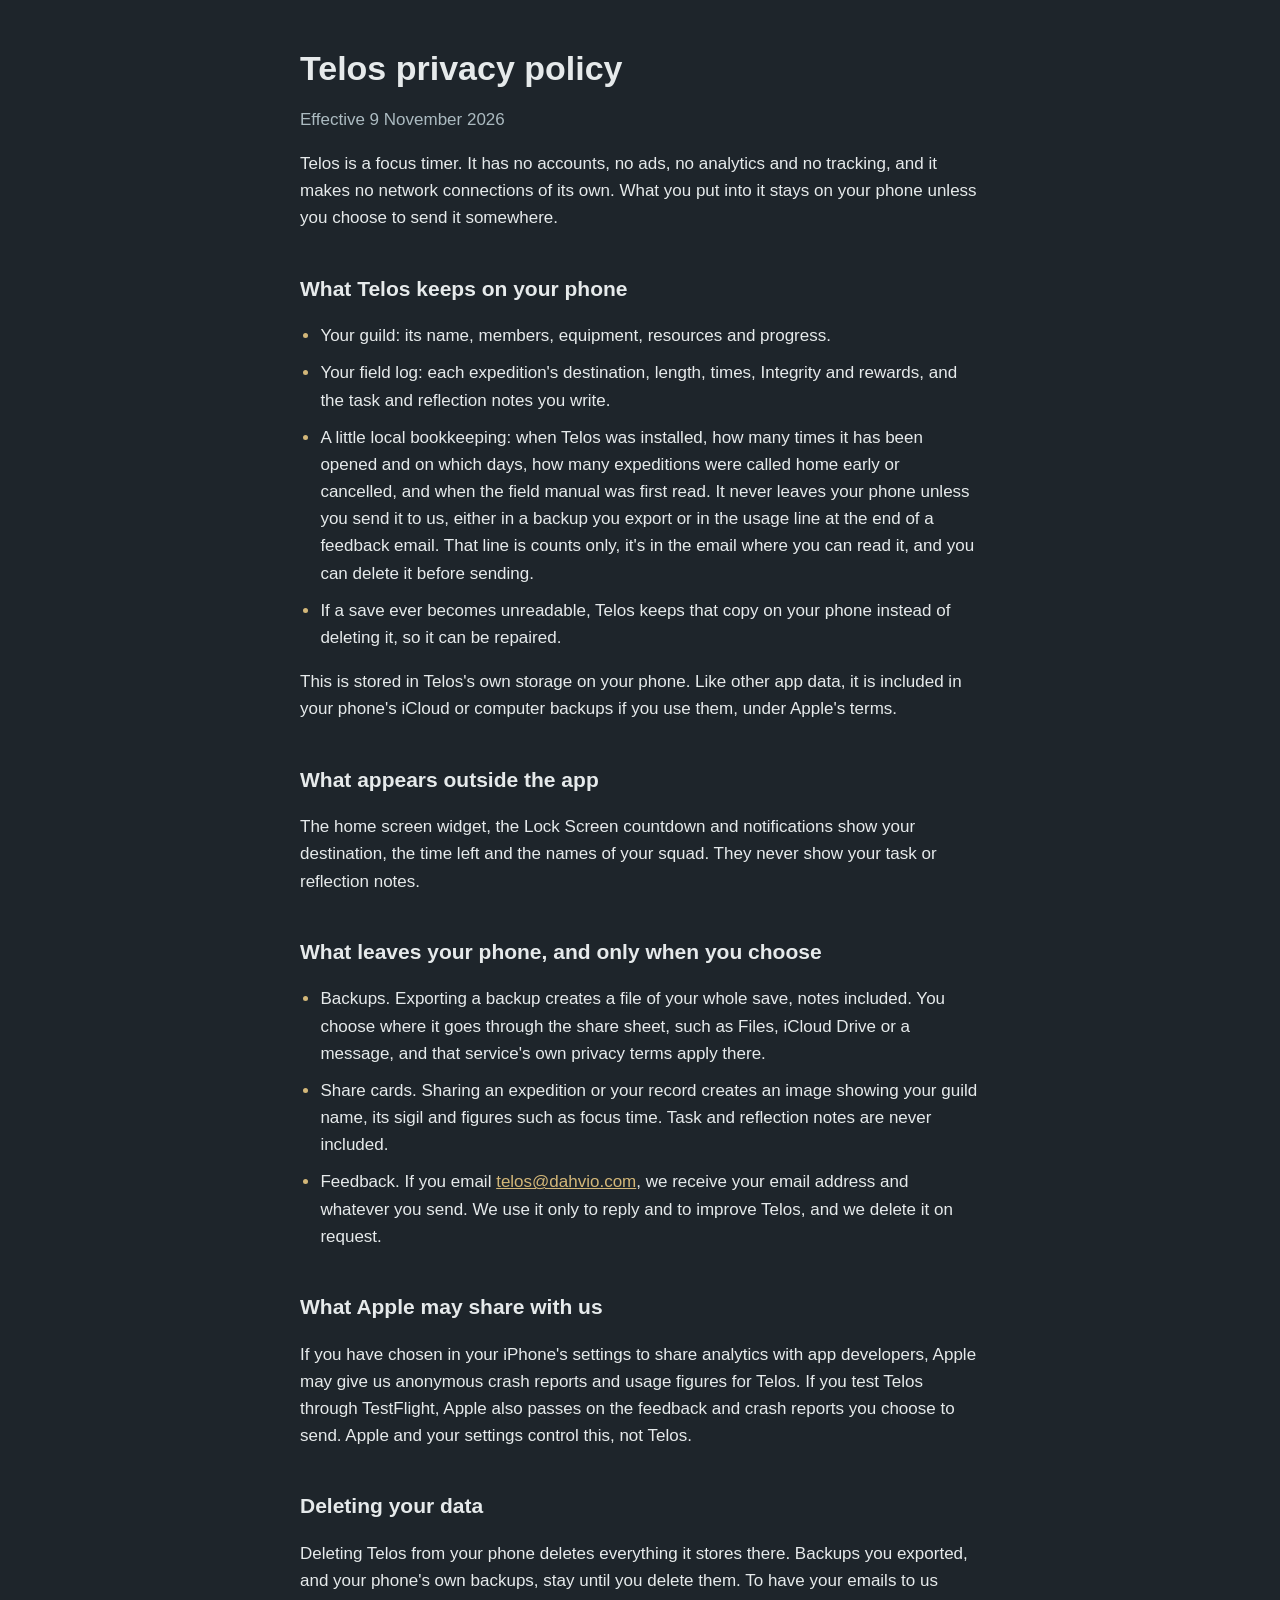
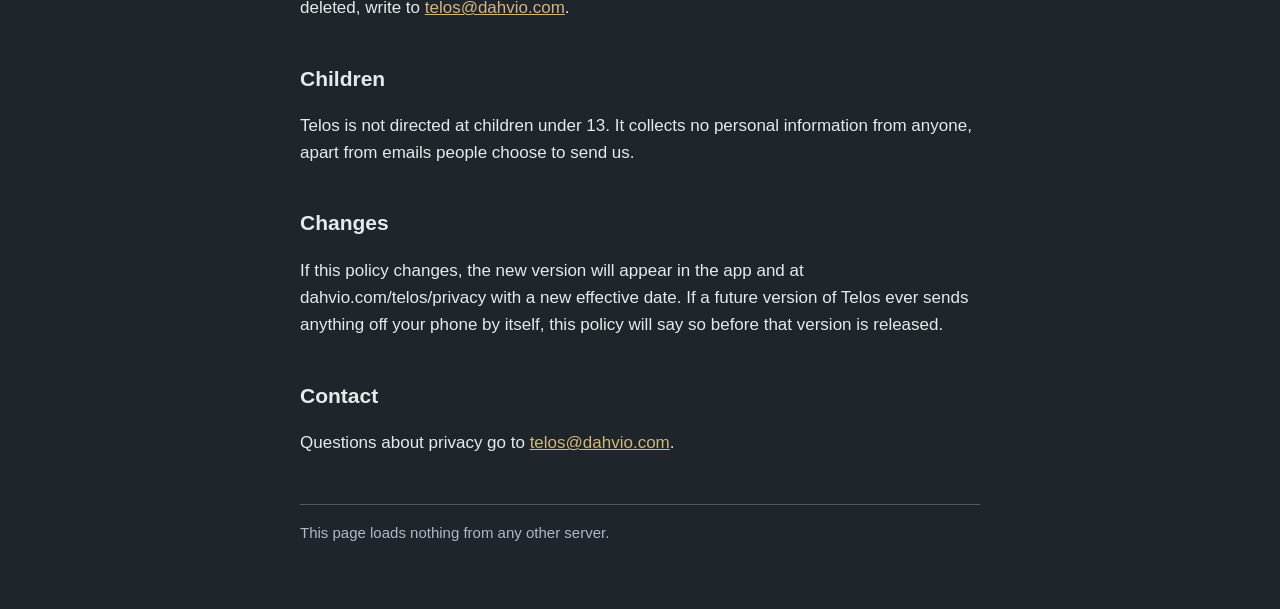
<file: docs/privacy/index.html>
<!doctype html>
<html lang="en">
<head>
<meta charset="utf-8">
<meta name="viewport" content="width=device-width, initial-scale=1">
<title>Telos privacy policy</title>
<style>
  :root { color-scheme: dark; }
  body {
    margin: 0; background: #1E252B; color: #E6EAEB;
    font: 17px/1.6 -apple-system, BlinkMacSystemFont, "Segoe UI", Roboto,
      "Helvetica Neue", Arial, sans-serif;
  }
  main { max-width: 680px; margin: 0 auto; padding: 48px 20px 64px; }
  h1 { font-size: 34px; line-height: 1.2; margin: 0 0 6px; }
  h2 { font-size: 21px; margin: 40px 0 4px; }
  .date, footer { color: #ACBBC1; }
  ul { padding-left: 1.2em; }
  li { margin: 10px 0; }
  li::marker { color: #D3B779; }
  a { color: #D3B779; }
  footer { margin-top: 48px; padding-top: 16px; border-top: 1px solid #4D5E67;
    font-size: 15px; }
</style>
</head>
<body>
<main>
<h1>Telos privacy policy</h1>
<p class="date">Effective 9 November 2026</p>
<p>Telos is a focus timer. It has no accounts, no ads, no analytics and no tracking, and it makes no network connections of its own. What you put into it stays on your phone unless you choose to send it somewhere.</p>
<h2>What Telos keeps on your phone</h2>
<ul><li>Your guild: its name, members, equipment, resources and progress.</li><li>Your field log: each expedition's destination, length, times, Integrity and rewards, and the task and reflection notes you write.</li><li>A little local bookkeeping: when Telos was installed, how many times it has been opened and on which days, how many expeditions were called home early or cancelled, and when the field manual was first read. It never leaves your phone unless you send it to us, either in a backup you export or in the usage line at the end of a feedback email. That line is counts only, it's in the email where you can read it, and you can delete it before sending.</li><li>If a save ever becomes unreadable, Telos keeps that copy on your phone instead of deleting it, so it can be repaired.</li></ul>
<p>This is stored in Telos's own storage on your phone. Like other app data, it is included in your phone's iCloud or computer backups if you use them, under Apple's terms.</p>
<h2>What appears outside the app</h2>
<p>The home screen widget, the Lock Screen countdown and notifications show your destination, the time left and the names of your squad. They never show your task or reflection notes.</p>
<h2>What leaves your phone, and only when you choose</h2>
<ul><li>Backups. Exporting a backup creates a file of your whole save, notes included. You choose where it goes through the share sheet, such as Files, iCloud Drive or a message, and that service's own privacy terms apply there.</li><li>Share cards. Sharing an expedition or your record creates an image showing your guild name, its sigil and figures such as focus time. Task and reflection notes are never included.</li><li>Feedback. If you email <a href="mailto:telos@dahvio.com">telos@dahvio.com</a>, we receive your email address and whatever you send. We use it only to reply and to improve Telos, and we delete it on request.</li></ul>
<h2>What Apple may share with us</h2>
<p>If you have chosen in your iPhone's settings to share analytics with app developers, Apple may give us anonymous crash reports and usage figures for Telos. If you test Telos through TestFlight, Apple also passes on the feedback and crash reports you choose to send. Apple and your settings control this, not Telos.</p>
<h2>Deleting your data</h2>
<p>Deleting Telos from your phone deletes everything it stores there. Backups you exported, and your phone's own backups, stay until you delete them. To have your emails to us deleted, write to <a href="mailto:telos@dahvio.com">telos@dahvio.com</a>.</p>
<h2>Children</h2>
<p>Telos is not directed at children under 13. It collects no personal information from anyone, apart from emails people choose to send us.</p>
<h2>Changes</h2>
<p>If this policy changes, the new version will appear in the app and at dahvio.com/telos/privacy with a new effective date. If a future version of Telos ever sends anything off your phone by itself, this policy will say so before that version is released.</p>
<h2>Contact</h2>
<p>Questions about privacy go to <a href="mailto:telos@dahvio.com">telos@dahvio.com</a>.</p>
<footer>This page loads nothing from any other server.</footer>
</main>
</body>
</html>
</file>
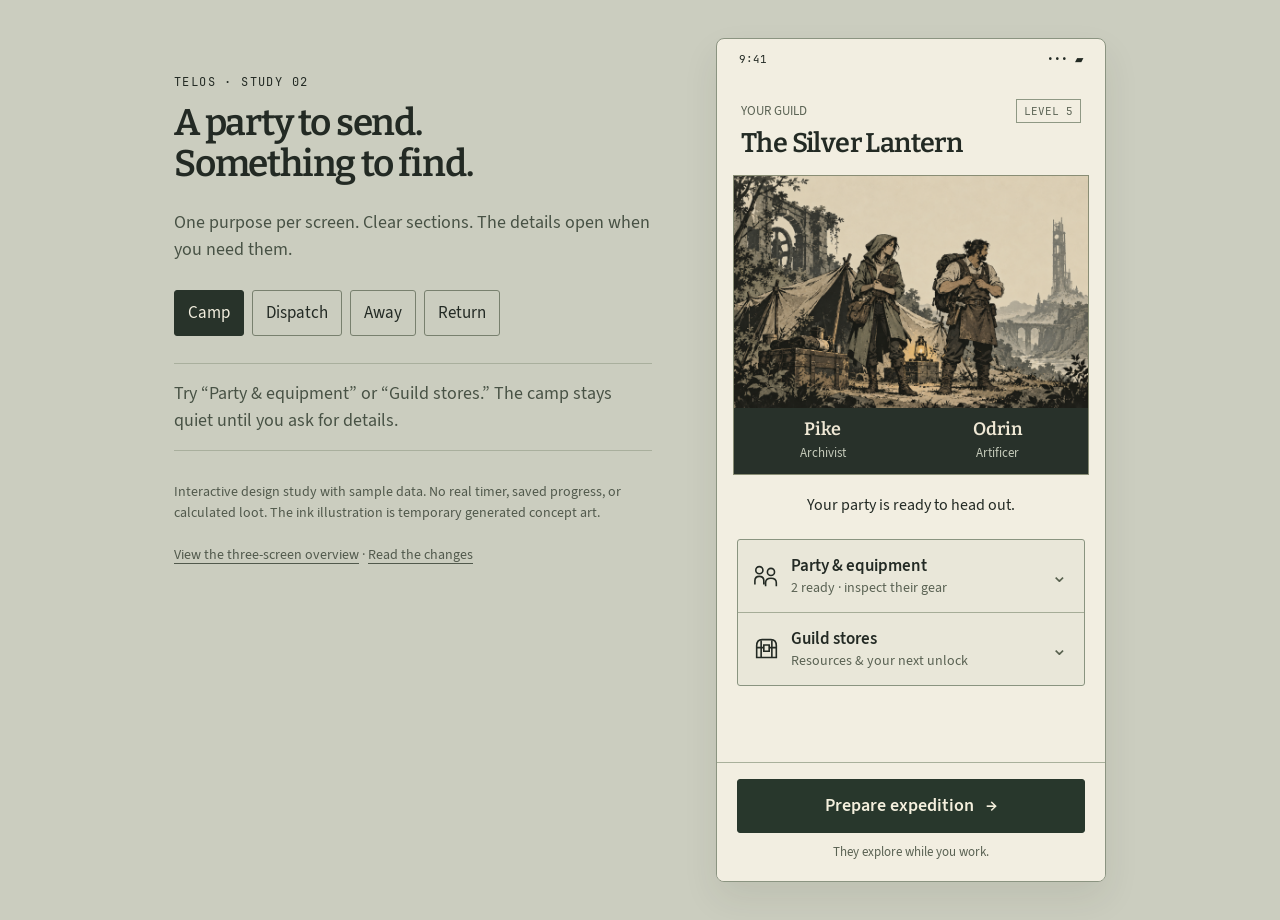
<file: docs/design/camp-study/index.html>
<!doctype html>
<html lang="en">
<head>
<meta charset="utf-8"><meta name="viewport" content="width=device-width, initial-scale=1">
<title>Telos — camp & expedition study</title>
<style>
@font-face{font-family:Body;src:url('../fonts/SourceSans3-Regular.ttf');font-weight:400}
@font-face{font-family:Body;src:url('../fonts/SourceSans3-Semibold.ttf');font-weight:600}
@font-face{font-family:Title;src:url('../fonts/Bitter-Variable.ttf');font-weight:100 900}
@font-face{font-family:Numbers;src:url('../../../assets/fonts/JetBrainsMono-Regular.ttf');font-weight:400}
*{box-sizing:border-box}body{margin:0;background:#cbcdbf;color:#232a24;font:17px/1.4 Body,sans-serif}button,input,select{font:inherit}button{cursor:pointer}button,input,select{color:inherit}button:focus-visible,input:focus-visible,summary:focus-visible,a:focus-visible{outline:3px solid #93662d;outline-offset:3px}button:disabled{cursor:default;color:#777c70;background:#d8d8ca!important;border-color:#afb2a6!important}a{color:inherit;text-underline-offset:4px}.layout{max-width:980px;display:grid;grid-template-columns:1fr 390px;gap:64px;margin:38px auto;padding:0 24px;align-items:start}.sidebar{padding-top:36px}h1{font:600 37px/1.12 Title,serif;letter-spacing:-1.2px;margin:12px 0 24px}.eyebrow{font:12px Numbers,monospace;letter-spacing:1.4px;text-transform:uppercase}.sidebar p{font-size:18px;line-height:1.5;color:#485245}.preview-nav{display:flex;flex-wrap:wrap;gap:8px;margin:27px 0}.preview-nav button{background:transparent;border:1px solid #78806e;border-radius:3px;padding:10px 13px;min-height:46px}.preview-nav button[aria-current=true]{background:#28332a;color:#f3efdf;border-color:#28332a}.sidebar .footnote{font-size:14px;color:#51594c;margin-top:30px}.hint{padding:16px 0;border-top:1px solid #a9af9d;border-bottom:1px solid #a9af9d}.phone{width:390px;height:844px;max-width:100%;background:#f2eee1;border:1px solid #8b9481;border-radius:8px;overflow:hidden;display:flex;flex-direction:column;box-shadow:0 16px 36px #25301d15}.status{height:39px;flex-shrink:0;display:flex;justify-content:space-between;padding:13px 22px 0;font:11px Numbers,monospace}.screen{display:flex;flex-direction:column;flex:1;min-height:0}.scroll{overflow:auto;flex:1;min-height:0;scrollbar-width:thin}.screen-head{padding:21px 24px 16px}.screen-head h2{font:600 27px/1.16 Title,serif;letter-spacing:-.6px;margin:5px 0 0}.topline{display:flex;align-items:center;justify-content:space-between;gap:12px;color:#5a6253;font-size:13px}.badge{font:11px Numbers,monospace;border:1px solid #8f9884;padding:4px 7px}.muted{color:#5a6253}.small{font-size:14px}.row{display:flex;align-items:center;justify-content:space-between;gap:12px}.back{border:0;background:transparent;margin:-7px 0 -7px -10px;padding:10px;min-height:44px;font-size:15px}.art{position:relative;margin:0 16px;border:1px solid #898d75;background:#e7dfc9}.art img{display:block;width:100%;height:232px;object-fit:cover;object-position:50% 62%}.art-caption{padding:10px 14px;color:#eee7d4;background:#28312a;display:flex;justify-content:space-around;gap:24px;text-align:center}.art-caption strong{font:600 18px Title,serif;display:block}.art-caption span{font-size:13px;color:#c6cbbb}.camp-line{text-align:center;font-size:16px;margin:19px 24px 22px}.groups{margin:0 20px 22px;border:1px solid #8a9480;background:#e9e7d9;border-radius:3px;overflow:hidden}details+details{border-top:1px solid #a6ad98}summary{list-style:none;cursor:pointer;display:flex;align-items:center;gap:12px;min-height:72px;padding:14px 16px}summary::-webkit-details-marker{display:none}.summary-icon{width:25px;height:25px;flex-shrink:0;fill:none;stroke:currentColor;stroke-width:1.8}.summary-text{flex:1;min-width:0}.summary-title{display:block;font-weight:600;font-size:17px}.summary-value{display:block;font-size:14px;color:#5a6253;line-height:1.3;margin-top:2px}.chevron{font:20px Body,sans-serif;color:#58614f;flex-shrink:0}details[open]>summary{background:#dce0d0;border-bottom:1px solid #a6ad98}details[open]>summary .chevron{transform:rotate(180deg)}.detail-body{padding:16px;background:#f2eee1}.detail-body p{margin:0 0 12px}.detail-body p:last-child{margin-bottom:0}.member-info+.member-info{border-top:1px solid #bec3ad;margin-top:17px;padding-top:17px}.member-info strong{font-family:Title,serif}.slots{display:grid;grid-template-columns:1fr 1fr;gap:8px;margin-top:10px}.slot{border:1px dashed #89927d;padding:10px;font-size:13px;min-height:56px;display:flex;align-items:center;justify-content:center;text-align:center}.stores{display:flex;justify-content:space-between;gap:8px;margin:2px 0 18px}.stores b{display:block;font:20px Numbers,monospace}.stores span{font-size:13px;color:#5a6253}.next-goal{padding-top:14px;border-top:1px solid #bdc3ac;font-size:14px}.next-goal strong{font-family:Title,serif;font-size:16px;display:block;margin-bottom:5px}.action-area{flex-shrink:0;padding:16px 20px 20px;border-top:1px solid #a9b09b;background:#f2eee1}.primary{display:flex;justify-content:center;align-items:center;gap:12px;width:100%;min-height:54px;padding:13px 16px;background:#28372c;color:#f4efdd;border:1px solid #28372c;border-radius:3px;font-size:18px;font-weight:600}.secondary{background:transparent;border:1px solid #8b9680;min-height:48px;padding:10px 14px;border-radius:3px}.below-action{font-size:13px;color:#5a6253;text-align:center;margin:10px 0 0}.step-label{font-size:13px;color:#59634f;margin:0 0 9px;font-weight:600}.dispatch-form{margin:0 20px 22px;border:1px solid #8a9480;border-radius:3px;overflow:hidden}.dispatch-form summary{min-height:79px;background:#e9e7d9}.step-number{font:14px Numbers,monospace;width:28px;flex-shrink:0;color:#57634d}.dispatch-form details[open]>summary{background:#dce0d0}.work-label{display:block;font-size:14px;margin:0 0 6px}.work-input{display:block;width:100%;min-height:46px;background:#faf7ec;border:1px solid #8f9981;border-radius:2px;padding:10px 12px;font-size:16px}.work-input::placeholder{color:#626e57}.duration{display:flex;align-items:baseline;justify-content:center;gap:9px;margin:16px 0 12px}.duration strong{font:48px Numbers,monospace;letter-spacing:-2px}.duration span{font-size:16px;color:#59634f}.durations{display:grid;grid-template-columns:repeat(3,1fr);gap:6px}.duration-button{background:#faf7ec;border:1px solid #8f9981;min-height:44px;border-radius:2px;font:14px Numbers,monospace}.duration-button[aria-pressed=true]{background:#28372c;color:#f4efdd;border-color:#28372c}.custom-duration{display:flex;align-items:center;gap:8px;margin:10px 0 0;font-size:14px}.custom-duration input{width:70px;min-height:40px;padding:6px;border:1px solid #8f9981;background:#faf7ec}.continue{display:block;width:100%;margin-top:14px;min-height:46px;background:transparent;border:1px solid #7b896c;border-radius:2px;font-size:16px;font-weight:600}.choice{display:block;width:100%;padding:12px;background:#faf7ec;border:1px solid #969f88;border-radius:2px;text-align:left;margin-bottom:9px;min-height:68px}.choice[aria-pressed=true]{border:2px solid #354a36;padding:11px;background:#e1e6d7}.choice strong{font-size:17px;display:block}.choice small{font-size:14px;color:#5b6553;display:block;margin-top:3px}.choice .picked{font-size:14px;float:right;color:#354a36}.choice:disabled small{color:#6c7364}.section-note{font-size:14px;color:#58644d;margin:10px 0 0!important}.warning{background:#efe0bd;border-left:3px solid #86541d;padding:12px;font-size:14px;margin:0 20px 17px;color:#493818}.final-summary{padding:16px 24px 0;color:#5a6253;font-size:14px;text-align:center;line-height:1.5}.final-summary strong{display:block;color:#232a24;font-size:16px;font-weight:600}.fit-note{font-size:14px;margin-top:8px;color:#5a6253}.return-intro{text-align:center;padding:20px 24px 18px}.return-intro h2{font:600 27px/1.18 Title,serif;margin:9px 0}.return-intro p{font-size:14px;color:#5a6253;margin:9px 0 0}.relic{margin:0 20px 21px;padding:22px 20px 23px;text-align:center;background:#e7e3d0;border:1px solid #92967a;position:relative}.relic:before,.relic:after{content:'';position:absolute;width:16px;height:16px;border-color:#727b60;border-style:solid}.relic:before{top:7px;left:7px;border-width:1px 0 0 1px}.relic:after{bottom:7px;right:7px;border-width:0 1px 1px 0}.rarity{font:11px Numbers,monospace;letter-spacing:2px;text-transform:uppercase;color:#7e521e}.key-art{width:98px;height:146px;margin:13px auto 7px;display:block;color:#6f491e}.relic h3{font:600 26px Title,serif;margin:0 0 6px}.relic .flavor{font-size:15px;font-style:italic;color:#5b614d;margin:0}.relic .effect{border-top:1px solid #bec0a7;padding-top:11px;margin-top:15px;font-size:15px}.rewards-summary{font:13px Numbers,monospace;letter-spacing:-.3px}.report p{font-size:16px}.report h4{font:600 16px Title,serif;margin:18px 0 6px}.report ul{padding-left:18px;font-size:15px;margin:5px 0 0}.away{background:#111914;color:#ebe4cf}.away .status{color:#bec8b6}.away .action-area{background:#111914;border-color:#46573e}.away .screen-head{padding-top:32px}.away .muted,.away .topline,.away .small{color:#b7c2ac}.away h2{font-size:23px}.away-body{display:flex;flex-direction:column;justify-content:center;align-items:center;flex:1;min-height:200px;padding:22px;text-align:center}.clock{font:400 65px Numbers,monospace;letter-spacing:-3px}.away-body p{font-size:15px;color:#b7c2ac;margin:13px 0}.away-note{margin:0 24px 24px;padding:17px 0;border-top:1px solid #46573e;font-size:15px;color:#b7c2ac}.away-note strong{color:#ebe4cf;display:block;font-size:17px;font-weight:400;margin:6px 0 17px}.away .secondary{width:100%;border-color:#748467;color:#ebe4cf}.dialog-shade{position:absolute;inset:0;background:#111914aa;display:flex;align-items:end;z-index:4}.phone{position:relative}.sheet{background:#f2eee1;color:#232a24;padding:26px 22px;width:100%;border-top:1px solid #828c76}.sheet h3{font:600 24px Title,serif;margin:0 0 13px}.sheet p{font-size:16px;margin:0 0 20px}.sheet .secondary{width:100%;margin-top:10px}.embed .layout{display:block;padding:0;margin:0;max-width:none}.embed .sidebar{display:none}.embed{background:transparent}.embed .phone{width:100%;height:844px;border-radius:6px;box-shadow:none}svg[aria-hidden=true]{pointer-events:none}
@media(max-width:720px){.layout{display:flex;flex-direction:column;padding:0 12px;margin:18px auto;gap:22px;align-items:center}.sidebar{padding:0;max-width:390px;width:100%}h1{font-size:29px;margin:8px 0 12px}.sidebar p{font-size:16px;margin:10px 0}.preview-nav{margin:16px 0 10px}.sidebar .footnote{display:none}.phone{height:844px;width:390px}.embed .layout{margin:0;padding:0}.embed .phone{width:100%}.hint{font-size:14px!important}.screen-head h2{font-size:26px}}
[hidden]{display:none!important}.dispatch-form summary{min-height:68px}.duration{margin:10px 0 8px}
</style>
</head>
<body>
<svg width="0" height="0" style="position:absolute" aria-hidden="true"><defs>
<symbol id="party" viewBox="0 0 28 28"><path d="M6 12A4 4 0 1 0 6 4A4 4 0 1 0 6 12M19 14A4 4 0 1 0 19 6A4 4 0 1 0 19 14M1 24V20Q1 15 6 15Q11 15 11 20V24M13 26V22Q13 17 19 17Q25 17 25 22V26"/></symbol>
<symbol id="chest" viewBox="0 0 28 28"><path d="M3 11Q3 4 9 4H19Q25 4 25 11V24H3ZM3 13H11M17 13H25M11 10H17V17H11ZM8 5V24M20 5V24"/></symbol>
<symbol id="report" viewBox="0 0 28 28"><path d="M6 3H22V25H6ZM10 8H18M10 13H18M10 18H16"/></symbol>
<symbol id="key" viewBox="0 0 90 160"><path d="M45 5L65 16V41L45 55L25 41V16Z" fill="#b6a078" stroke="currentColor" stroke-width="2"/><path d="M45 16L55 22V34L45 42L35 34V22Z" fill="#e7e3d0" stroke="currentColor" stroke-width="2"/><path d="M40 53V148H51V136H69V124H51V111H63V99H51V53Z" fill="#b6a078" stroke="currentColor" stroke-width="2"/><path d="M43 60V141M54 128H63M54 102H58M29 24L40 11M29 33L58 17M37 47L61 30" fill="none" stroke="currentColor" stroke-width=".8"/></symbol>
</defs></svg>
<main class="layout"><aside class="sidebar"><div class="eyebrow">Telos · study 02</div><h1>A party to send.<br>Something to find.</h1><p>One purpose per screen. Clear sections. The details open when you need them.</p><nav class="preview-nav" aria-label="Prototype screens"><button data-view="camp">Camp</button><button data-view="dispatch">Dispatch</button><button data-view="away">Away</button><button data-view="return">Return</button></nav><p class="hint" id="hint"></p><p class="footnote">Interactive design study with sample data. No real timer, saved progress, or calculated loot. The ink illustration is temporary generated concept art.<br><br><a href="board.html">View the three-screen overview</a> · <a href="direction.md">Read the changes</a></p></aside><section class="phone" id="phone" aria-label="Telos interactive design prototype"></section></main>
<script>
const query = new URLSearchParams(location.search);
if(query.has('embed')) document.body.classList.add('embed');
const stages=['camp','dispatch','away','return'];
let stage=stages.includes(query.get('view'))?query.get('view'):'camp';
const state={minutes:45,sector:'cinder',squad:['pike','odrin'],intent:'',activeStep:'time'};
const sectors={mosswood:{name:'Mosswood Verge',min:10,nominal:25,bias:'Credits'},blackstone:{name:'Blackstone Hollow',min:25,nominal:45,bias:'Alloy'},cinder:{name:'The Cinder Archive',min:40,nominal:60,bias:'Intel'}};
const members={pike:{name:'Pike',role:'Archivist',min:45,max:180},odrin:{name:'Odrin',role:'Artificer',min:25,max:75},kael:{name:'Kael',role:'Vanguard',min:60,max:240},mira:{name:'Mira',role:'Recon',min:10,max:30}};
const hints={camp:'Try “Party & equipment” or “Guild stores.” The camp stays quiet until you ask for details.',dispatch:'Only one section opens at a time. The closed sections still show where you are going and who is going.',away:'Nothing to watch or collect. Use the Return preview control above to inspect an example reward.',return:'The find gets the first attention. Tap “Expedition report” for resources, progression, and the full account.'};
const phone=document.querySelector('#phone');
const icon=id=>`<svg class="summary-icon" aria-hidden="true"><use href="#${id}"/></svg>`;
const esc=value=>String(value).replace(/[&<>"']/g,c=>({'&':'&amp;','<':'&lt;','>':'&gt;','"':'&quot;',"'":'&#39;'}[c]));
const squadNames=()=>state.squad.map(id=>members[id].name).join(' + ')||'Choose your squad';
const status=time=>`<div class="status"><span>${time}</span><span>••• ▰</span></div>`;
const accordion=(id,title,value,body,mark)=>`<details data-group="${id}"><summary>${icon(mark)}<span class="summary-text"><span class="summary-title">${title}</span><span class="summary-value">${value}</span></span><span class="chevron" aria-hidden="true">⌄</span></summary><div class="detail-body">${body}</div></details>`;
const stores=()=>`<div class="stores"><div><b>2,656</b><span>Credits</span></div><div><b>310</b><span>Alloy</span></div><div><b>439</b><span>Intel</span></div></div><div class="next-goal"><strong>Next territory: Riftline Descent</strong>Requires guild level 6 and 2,600 intel.<br>Your guild is level 5.</div>`;
function camp(){return `${status('9:41')}<div class="screen"><div class="scroll"><header class="screen-head"><div class="topline"><span>YOUR GUILD</span><span class="badge">LEVEL 5</span></div><h2>The Silver Lantern</h2></header><div class="art"><img src="camp-concept.png" alt="Two equipped adventurers beside a canvas camp, lantern, and weathered ruins"><div class="art-caption"><div><strong>Pike</strong><span>Archivist</span></div><div><strong>Odrin</strong><span>Artificer</span></div></div></div><p class="camp-line">Your party is ready to head out.</p><div class="groups">${accordion('party','Party & equipment','2 ready · inspect their gear',`<div class="member-info"><div class="row"><strong>Pike</strong><span class="small muted">Archivist · Lv 4</span></div><p class="small muted">Best on expeditions of 45 minutes or longer.</p><div class="slots"><div class="slot">Field Optic<br>Equipped</div><div class="slot">Empty gear slot</div></div></div><div class="member-info"><div class="row"><strong>Odrin</strong><span class="small muted">Artificer · Lv 4</span></div><p class="small muted">Best on expeditions of 25–75 minutes.</p><div class="slots"><div class="slot">Hollow Pick<br>Equipped</div><div class="slot">Empty gear slot</div></div></div>`,'party')}${accordion('stores','Guild stores','Resources & your next unlock',stores(),'chest')}</div></div><footer class="action-area"><button class="primary" data-view="dispatch">Prepare expedition <span aria-hidden="true">→</span></button><p class="below-action">They explore while you work.</p></footer></div>`}
function step(id,n,title,value,body){return `<details data-group="${id}" ${state.activeStep===id?'open':''}><summary><span class="step-number">${n}</span><span class="summary-text"><span class="summary-title">${title}</span><span class="summary-value">${value}</span></span><span class="chevron" aria-hidden="true">⌄</span></summary><div class="detail-body">${body}</div></details>`}
function dispatch(){
 const sector=sectors[state.sector],tooShort=state.minutes<sector.min;
 const outsideWindow=state.squad.filter(id=>state.minutes<members[id].min||state.minutes>members[id].max).length;
 const times=[15,25,45,60,90].map(n=>`<button class="duration-button" data-minutes="${n}" aria-pressed="${n===state.minutes}">${n} min</button>`).join('')+'<button class="duration-button" id="show-custom" aria-controls="custom-row" aria-expanded="false">Custom</button>';
 const timeBody=`<label class="work-label" for="intent">What are you working on? <span class="muted">(optional)</span></label><input class="work-input" id="intent" maxlength="80" value="${esc(state.intent)}" placeholder="e.g. Rewrite the methods section"><div class="duration"><strong>${state.minutes}</strong><span>minutes</span></div><div class="durations">${times}</div><label class="custom-duration" id="custom-row" hidden>Custom <input aria-label="Custom duration in minutes" type="number" min="5" max="180" step="5" value="${state.minutes}" id="custom">min</label><button class="continue" data-step="destination">Choose destination →</button>`;
 const destinations=Object.entries(sectors).map(([id,s])=>`<button class="choice" data-sector="${id}" aria-pressed="${id===state.sector}" ${state.minutes<s.min?'disabled':''}>${id===state.sector?'<span class="picked">✓ Selected</span>':''}<strong>${s.name}</strong><small>${s.min} min minimum · ${s.bias}${state.minutes<s.min?' · Too short':''}</small></button>`).join('');
 const destinationBody=`${destinations}<p class="section-note">${state.minutes>=sector.min?`${Math.round(Math.min(state.minutes/sector.nominal,1.6)*100)}% depth at ${state.minutes} min. ${sector.nominal} min reaches the full-depth marker.`:'Increase your time or choose another destination.'}</p><button class="continue" data-step="squad">Choose squad →</button>`;
 const squadBody=Object.entries(members).map(([id,m])=>{const selected=state.squad.includes(id),fit=state.minutes>=m.min&&state.minutes<=m.max;return `<button class="choice" data-member="${id}" aria-pressed="${selected}" ${!selected&&state.squad.length>=2?'disabled':''}>${selected?'<span class="picked">✓ Selected</span>':''}<strong>${m.name} <span class="small muted">· ${m.role}</span></strong><small>${fit?'Fits this duration':`Best at ${m.min}${m.max===240?'+':`–${m.max}`} min`}</small></button>`}).join('')+`<p class="section-note">Choose up to two. Their roles change what comes back.</p>`;
 return `${status('9:41')}<div class="screen"><div class="scroll"><header class="screen-head"><div class="topline"><button class="back" data-view="camp">← Camp</button><span>PREPARE</span></div><h2>Your next expedition</h2></header><div class="dispatch-form">${step('time','01','Your focus',`${state.minutes} minutes${state.intent?' · '+esc(state.intent):''}`,timeBody)}${step('destination','02','Destination',sector.name,destinationBody)}${step('squad','03','Squad',`${squadNames()} · ${state.squad.length}/2${outsideWindow?' · '+outsideWindow+' outside best window':''}`,squadBody)}</div>${tooShort?`<p class="warning" role="status">${sector.name} needs at least ${sector.min} minutes. Increase the time or choose another sector.</p>`:''}</div><footer class="action-area"><button class="primary" id="dispatch" ${tooShort||state.squad.length===0?'disabled':''}>Dispatch · ${state.minutes} min <span aria-hidden="true">→</span></button><p class="below-action">${tooShort?'Destination needs more time':esc(sector.name)} · ${state.squad.length?esc(squadNames()):'Select a squad'}</p></footer></div>`;
}
function away(){return `${status('9:41')}<div class="screen"><header class="screen-head"><div class="topline">SQUAD DEPLOYED</div><h2>${sectors[state.sector].name}</h2><p class="small muted">${squadNames()}</p></header><div class="away-body"><div class="clock">${state.minutes}:00</div><p>remaining</p></div><div class="away-note">Your work<strong>${state.intent?esc(state.intent):'Time to focus.'}</strong>Integrity 100%<br>Reopening Telos or staying here lowers integrity.<br>Your report will be ready when you return.</div><footer class="action-area"><button class="secondary" id="recall">Recall squad</button></footer></div>`}
function returned(){return `${status('10:26')}<div class="screen"><div class="scroll"><header class="return-intro"><span class="eyebrow">EXPEDITION COMPLETE</span><h2>They found something.</h2><p>Pike + Odrin · The Cinder Archive</p></header><section class="relic" aria-label="Rare find: Cinder Key"><div class="rarity">Rare find</div><svg class="key-art" role="img" aria-label="A worn brass key"><use href="#key"/></svg><h3>Cinder Key</h3><p class="flavor">Warm to the touch, always.</p><div class="effect">Intel +18% &nbsp;·&nbsp; Credits +6%</div></section><div class="groups">${accordion('report','Expedition report','Resources, progression & field journal',`<div class="stores"><div><b>+171</b><span>Credits</span></div><div><b>+31</b><span>Alloy</span></div><div><b>+81</b><span>Intel</span></div></div><div class="report"><p><strong>45 min · 100% integrity · 75% depth</strong></p><p>Odrin reached level 5.</p><h4>Field journal</h4><p>Transcribing the eastern wing. Slow work, good yield.</p><p>Found a sealed reading room, untouched.</p><h4>Prior survey</h4><p>Three rooms of it. They were not passing through — they worked out of here.</p></div>`,'report')}</div></div><footer class="action-area"><button class="primary" data-view="camp">Return to camp <span aria-hidden="true">→</span></button><p class="below-action">Your new gear is waiting in the roster.</p></footer></div>`}
function render(){
 phone.classList.toggle('away',stage==='away');phone.innerHTML=({camp,dispatch,away,return:returned}[stage])();
 document.querySelector('#hint').textContent=hints[stage];
 document.querySelectorAll('.preview-nav button').forEach(b=>b.setAttribute('aria-current',String(b.dataset.view===stage)));
 phone.querySelectorAll('details').forEach(detail=>detail.addEventListener('toggle',()=>{if(!detail.isConnected||!detail.open)return;phone.querySelectorAll('details').forEach(other=>{if(other!==detail)other.open=false});if(stage==='dispatch')state.activeStep=detail.dataset.group;}));
 const input=phone.querySelector('#intent');if(input)input.addEventListener('input',e=>{state.intent=e.target.value;const label=phone.querySelector('[data-group=time] .summary-value');label.textContent=`${state.minutes} minutes${state.intent?' · '+state.intent:''}`;});
 const custom=phone.querySelector('#custom');if(custom)custom.addEventListener('change',e=>{const value=Number(e.target.value);if(!Number.isFinite(value)||value<5||value>180||value%5){e.target.setCustomValidity('Use a multiple of 5 between 5 and 180 minutes.');e.target.reportValidity();return;}state.minutes=value;render();});
}
document.addEventListener('click',event=>{
 const target=event.target.closest('button');if(!target||target.disabled)return;
 if(target.dataset.view){stage=target.dataset.view;render();return;}
 if(target.dataset.minutes){state.minutes=Number(target.dataset.minutes);render();return;}
 if(target.id==='show-custom'){const row=phone.querySelector('#custom-row');row.hidden=!row.hidden;target.setAttribute('aria-expanded',String(!row.hidden));if(!row.hidden)phone.querySelector('#custom').focus();return;}
 if(target.dataset.step){state.activeStep=target.dataset.step;render();phone.querySelector(`[data-group=${state.activeStep}] summary`).focus();return;}
 if(target.dataset.sector){state.sector=target.dataset.sector;render();return;}
 if(target.dataset.member){const id=target.dataset.member;state.squad=state.squad.includes(id)?state.squad.filter(value=>value!==id):[...state.squad,id];render();return;}
 if(target.id==='dispatch'){stage='away';render();return;}
 if(target.id==='recall'){phone.insertAdjacentHTML('beforeend','<div class="dialog-shade"><section class="sheet" role="dialog" aria-modal="true" aria-label="Recall squad"><h3>Recall the squad?</h3><p>In the app, the squad returns with what this shorter expedition earned. This study will return to camp.</p><button class="primary" data-view="camp">Recall squad</button><button class="secondary" id="keep-away">Keep working</button></section></div>');phone.querySelector('.sheet button').focus();return;}
 if(target.id==='keep-away'){phone.querySelector('.dialog-shade').remove();phone.querySelector('#recall').focus();}
});
document.addEventListener('keydown',event=>{const dialog=phone.querySelector('.sheet');if(!dialog)return;if(event.key==='Escape'){phone.querySelector('.dialog-shade').remove();phone.querySelector('#recall').focus();}if(event.key==='Tab'){const controls=[...dialog.querySelectorAll('button')],first=controls[0],last=controls.at(-1);if(event.shiftKey&&document.activeElement===first){event.preventDefault();last.focus();}else if(!event.shiftKey&&document.activeElement===last){event.preventDefault();first.focus();}}});
render();
</script>
</body></html>
</file>
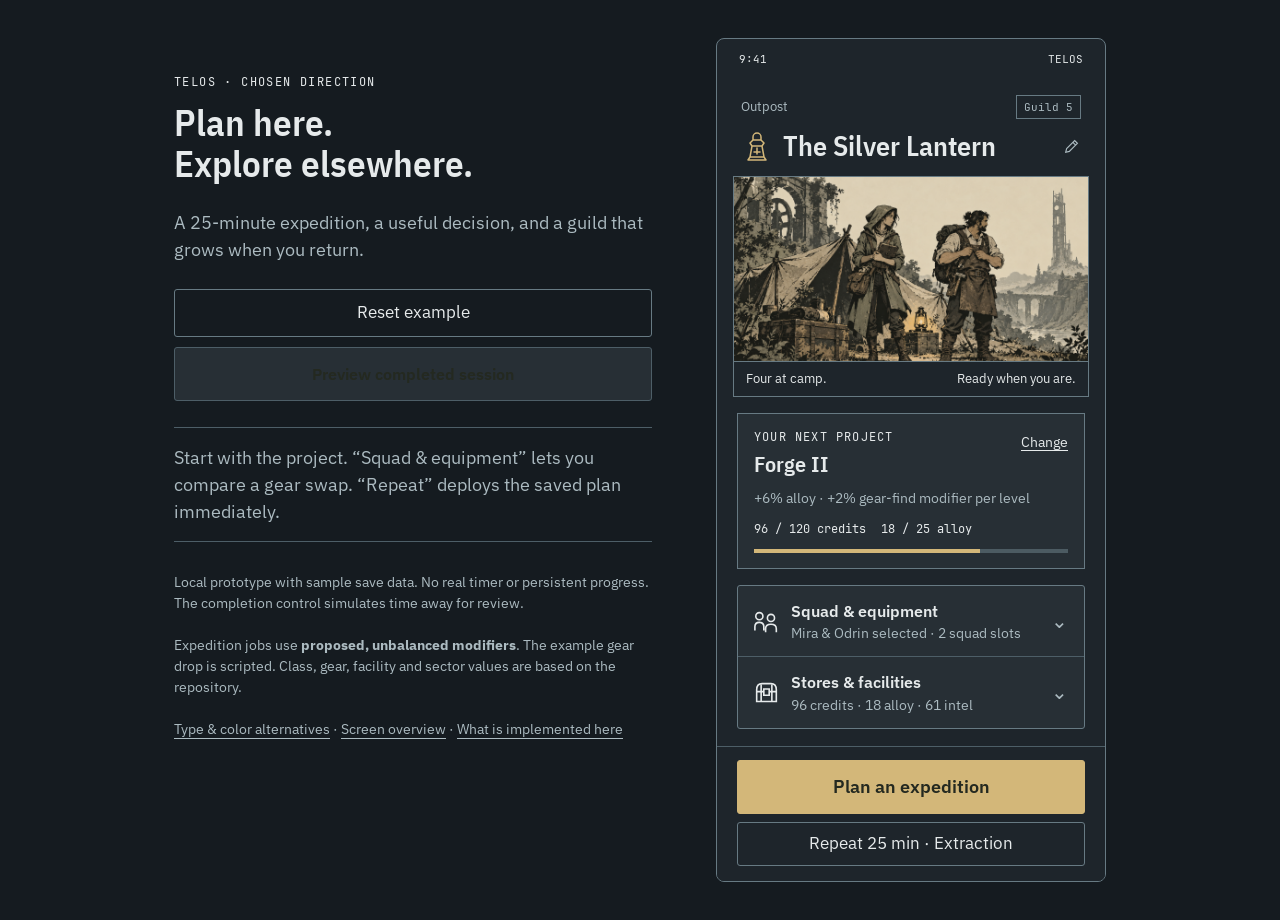
<file: docs/design/expedition-prototype/index.html>
<!doctype html><html lang="en"><head><meta charset="utf-8"><meta name="viewport" content="width=device-width,initial-scale=1"><title>Telos &mdash; expedition prototype</title><script src="treatments.js"></script><link rel="stylesheet" href="styles.css"><link rel="stylesheet" href="refinements.css"><link rel="stylesheet" href="treatments.css"></head><body><svg width="0" height="0" style="position:absolute" aria-hidden="true"><defs>
<symbol id="party" viewBox="0 0 28 28"><path d="M6 12A4 4 0 1 0 6 4A4 4 0 1 0 6 12M19 14A4 4 0 1 0 19 6A4 4 0 1 0 19 14M1 24V20Q1 15 6 15Q11 15 11 20V24M13 26V22Q13 17 19 17Q25 17 25 22V26"/></symbol>
<symbol id="chest" viewBox="0 0 28 28"><path d="M3 11Q3 4 9 4H19Q25 4 25 11V24H3ZM3 13H11M17 13H25M11 10H17V17H11ZM8 5V24M20 5V24"/></symbol>
<symbol id="report" viewBox="0 0 28 28"><path d="M6 3H22V25H6ZM10 8H18M10 13H18M10 18H16"/></symbol>
<symbol id="key" viewBox="0 0 90 160"><path d="M45 5L65 16V41L45 55L25 41V16Z" fill="#b6a078" stroke="currentColor" stroke-width="2"/><path d="M45 16L55 22V34L45 42L35 34V22Z" fill="#e7e3d0" stroke="currentColor" stroke-width="2"/><path d="M40 53V148H51V136H69V124H51V111H63V99H51V53Z" fill="#b6a078" stroke="currentColor" stroke-width="2"/><path d="M43 60V141M54 128H63M54 102H58M29 24L40 11M29 33L58 17M37 47L61 30" fill="none" stroke="currentColor" stroke-width=".8"/></symbol>
</defs></svg><main class="layout"><aside class="sidebar"><div class="eyebrow">Telos &middot; chosen direction</div><h1>Plan here.<br>Explore elsewhere.</h1><p>A 25-minute expedition, a useful decision, and a guild that grows when you return.</p><div class="prototype-controls"><button id="reset-demo" class="secondary">Reset example</button><button id="finish-demo" class="primary" disabled>Preview completed session</button></div><p class="hint" id="hint"></p><p class="footnote">Local prototype with sample save data. No real timer or persistent progress. The completion control simulates time away for review.<br><br>Expedition jobs use <strong>proposed, unbalanced modifiers</strong>. The example gear drop is scripted. Class, gear, facility and sector values are based on the repository.<br><br><a href="../visual-directions/index.html">Type &amp; color alternatives</a> &middot; <a href="board.html">Screen overview</a> &middot; <a href="README.md">What is implemented here</a></p></aside><section class="phone" id="phone" aria-label="Telos interactive prototype"></section></main><script src="app.js"></script></body></html>
</file>
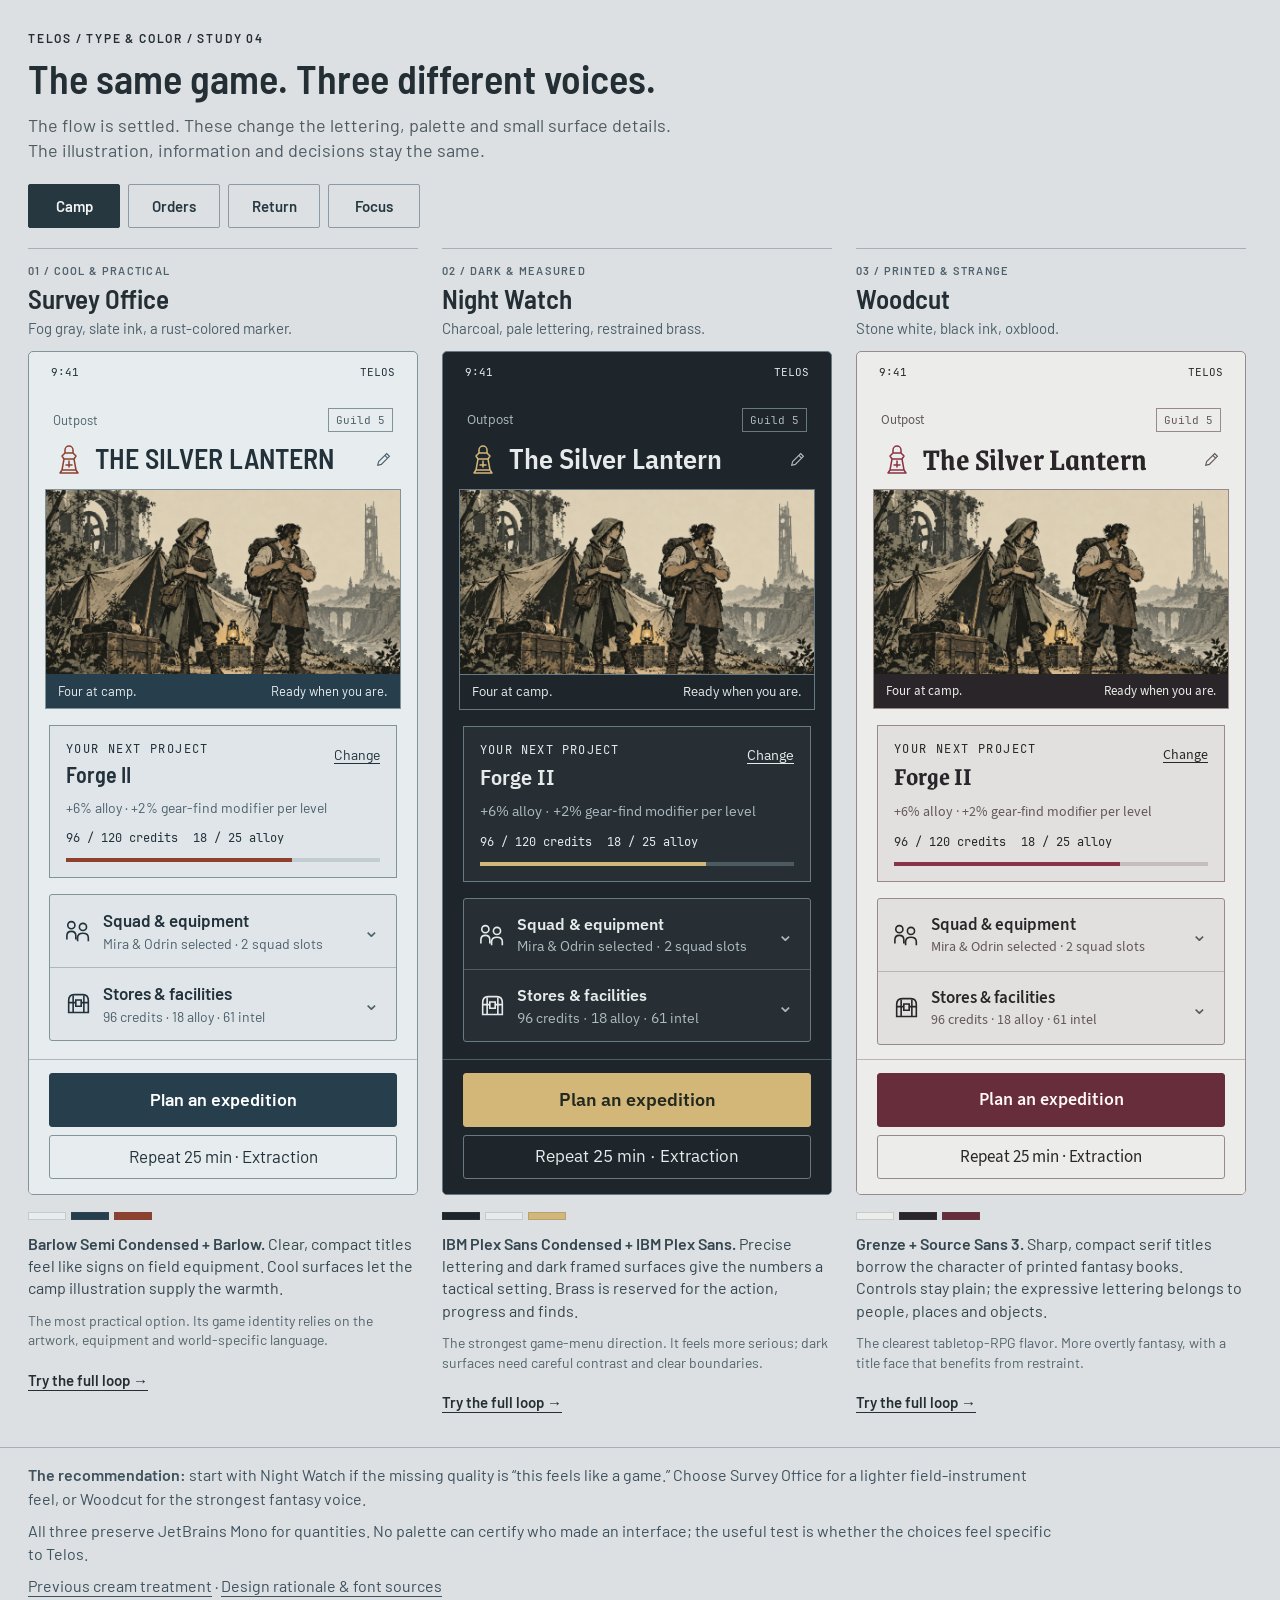
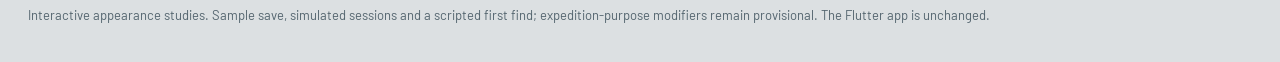
<file: docs/design/visual-directions/index.html>
<!doctype html>
<html lang="en">
<head>
  <meta charset="utf-8">
  <meta name="viewport" content="width=device-width,initial-scale=1">
  <title>Telos — three visual directions</title>
  <link rel="stylesheet" href="review.css">
</head>
<body>
  <header class="intro">
    <p class="kicker">TELOS / TYPE & COLOR / STUDY 04</p>
    <h1>The same game. Three different voices.</h1>
    <p class="standfirst">The flow is settled. These change the lettering, palette and small surface details.<br>The illustration, information and decisions stay the same.</p>
    <nav class="view-picker" aria-label="Compare a screen">
      <button data-view="camp" aria-pressed="true">Camp</button>
      <button data-view="dispatch" aria-pressed="false">Orders</button>
      <button data-view="return" aria-pressed="false">Return</button>
      <button data-view="away" aria-pressed="false">Focus</button>
    </nav>
  </header>
  <main class="studies">
    <section class="study survey">
      <header class="study-head"><p class="number">01 / COOL & PRACTICAL</p><h2>Survey Office</h2><p>Fog gray, slate ink, a rust-colored marker.</p></header>
      <iframe title="Survey Office interactive preview" data-treatment="survey" src="../expedition-prototype/index.html?treatment=survey&view=camp&embed=1"></iframe>
      <div class="description"><div class="palette" aria-label="Fog, slate and rust palette"><i style="background:#e7ecee"></i><i style="background:#273f4c"></i><i style="background:#8e402d"></i></div><p><strong>Barlow Semi Condensed + Barlow.</strong> Clear, compact titles feel like signs on field equipment. Cool surfaces let the camp illustration supply the warmth.</p><p class="tradeoff">The most practical option. Its game identity relies on the artwork, equipment and world-specific language.</p><a class="open" href="../expedition-prototype/index.html?treatment=survey">Try the full loop →</a></div>
    </section>
    <section class="study night">
      <header class="study-head"><p class="number">02 / DARK & MEASURED</p><h2>Night Watch</h2><p>Charcoal, pale lettering, restrained brass.</p></header>
      <iframe title="Night Watch interactive preview" data-treatment="night" src="../expedition-prototype/index.html?treatment=night&view=camp&embed=1"></iframe>
      <div class="description"><div class="palette" aria-label="Charcoal, pale gray and brass palette"><i style="background:#1e252b"></i><i style="background:#e6eaeb"></i><i style="background:#d3b779"></i></div><p><strong>IBM Plex Sans Condensed + IBM Plex Sans.</strong> Precise lettering and dark framed surfaces give the numbers a tactical setting. Brass is reserved for the action, progress and finds.</p><p class="tradeoff">The strongest game-menu direction. It feels more serious; dark surfaces need careful contrast and clear boundaries.</p><a class="open" href="../expedition-prototype/index.html?treatment=night">Try the full loop →</a></div>
    </section>
    <section class="study woodcut">
      <header class="study-head"><p class="number">03 / PRINTED & STRANGE</p><h2>Woodcut</h2><p>Stone white, black ink, oxblood.</p></header>
      <iframe title="Woodcut interactive preview" data-treatment="woodcut" src="../expedition-prototype/index.html?treatment=woodcut&view=camp&embed=1"></iframe>
      <div class="description"><div class="palette" aria-label="Stone white, black ink and oxblood palette"><i style="background:#ececea"></i><i style="background:#292528"></i><i style="background:#682d3b"></i></div><p><strong>Grenze + Source Sans 3.</strong> Sharp, compact serif titles borrow the character of printed fantasy books. Controls stay plain; the expressive lettering belongs to people, places and objects.</p><p class="tradeoff">The clearest tabletop-RPG flavor. More overtly fantasy, with a title face that benefits from restraint.</p><a class="open" href="../expedition-prototype/index.html?treatment=woodcut">Try the full loop →</a></div>
    </section>
  </main>
  <footer><p><strong>The recommendation:</strong> start with Night Watch if the missing quality is “this feels like a game.” Choose Survey Office for a lighter field-instrument feel, or Woodcut for the strongest fantasy voice.</p><p>All three preserve JetBrains Mono for quantities. No palette can certify who made an interface; the useful test is whether the choices feel specific to Telos.</p><p><a href="../expedition-prototype/index.html?treatment=cream">Previous cream treatment</a> · <a href="direction.md">Design rationale & font sources</a></p><p class="fine">Interactive appearance studies. Sample save, simulated sessions and a scripted first find; expedition-purpose modifiers remain provisional. The Flutter app is unchanged.</p></footer>
  <script>
    const views = new Set(['camp', 'dispatch', 'return', 'away']);
    function show(view) {
      if (!views.has(view)) return;
      document.querySelectorAll('[data-view]').forEach(button => button.setAttribute('aria-pressed', String(button.dataset.view === view)));
      document.querySelectorAll('iframe').forEach(frame => { frame.src = '../expedition-prototype/index.html?treatment=' + frame.dataset.treatment + '&view=' + view + '&embed=1'; });
      history.replaceState(null, '', '?view=' + view);
    }
    document.querySelector('.view-picker').addEventListener('click', event => {
      const button = event.target.closest('button[data-view]');
      if (button) show(button.dataset.view);
    });
    const initial = new URLSearchParams(location.search).get('view');
    if (initial && initial !== 'camp') show(initial);
  </script>
</body>
</html>
</file>
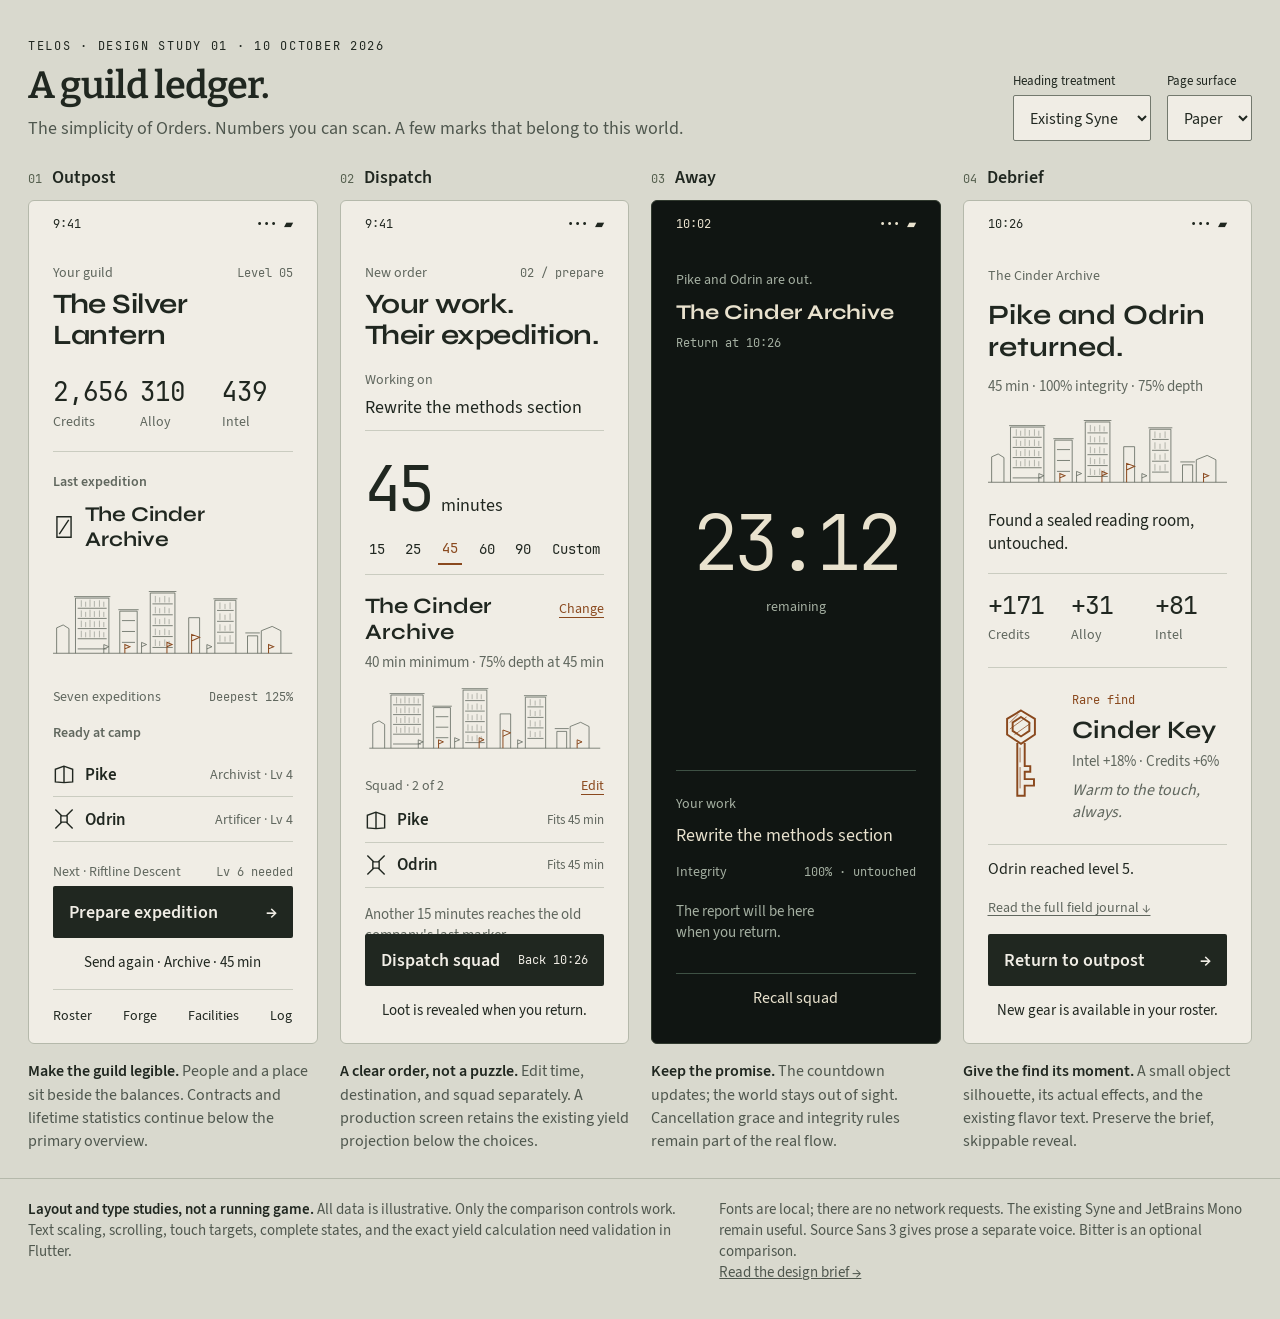
<file: docs/design/review.html>
<!doctype html>
<html lang="en">
<head>
<meta charset="utf-8">
<meta name="viewport" content="width=device-width,initial-scale=1">
<title>Telos — a guild ledger</title>
<style>
@font-face{font-family:Syne;src:url('../../assets/fonts/Syne-Variable.ttf');font-weight:400 800;font-display:swap}
@font-face{font-family:Bitter;src:url('fonts/Bitter-Variable.ttf');font-weight:100 900;font-display:swap}
@font-face{font-family:Source;src:url('fonts/SourceSans3-Regular.ttf');font-weight:400;font-display:swap}
@font-face{font-family:Source;src:url('fonts/SourceSans3-Semibold.ttf');font-weight:600;font-display:swap}
@font-face{font-family:Mono;src:url('../../assets/fonts/JetBrainsMono-Regular.ttf');font-weight:400;font-display:swap}
@font-face{font-family:Mono;src:url('../../assets/fonts/JetBrainsMono-Light.ttf');font-weight:300;font-display:swap}
*{box-sizing:border-box}body{margin:0;background:#d9d9ce;color:#202720;font-family:Source,sans-serif;font-size:17px;line-height:1.4;--heading:Syne;--canvas:#f0ede5;--ink:#202720;--muted:#60675e;--line:#caccc0;--accent:#8a491e}
body.serif{--heading:Bitter}body.dark{--canvas:#171d1a;--ink:#e9e2ce;--muted:#a5b0a2;--line:#3e5144;--accent:#d3a75c}
.board-head{max-width:1680px;margin:auto;padding:38px 28px 24px;display:flex;align-items:end;gap:40px;justify-content:space-between}.eyebrow{font:12px Mono,monospace;letter-spacing:1.7px;text-transform:uppercase}h1{font:600 38px Bitter,serif;letter-spacing:-1px;margin:8px 0}.intro{max-width:750px;margin:8px 0 0;color:#4f574e;font-size:18px}.controls{display:flex;gap:16px;flex-shrink:0}label{display:flex;flex-direction:column;font-size:13px;gap:5px}select{font:16px Source,sans-serif;color:#202720;background:#f0ede5;border:1px solid #73796e;padding:10px 12px;min-height:46px;border-radius:2px}a{color:inherit}button:focus-visible,select:focus-visible,a:focus-visible{outline:3px solid #8a491e;outline-offset:4px}
.screens{max-width:1680px;margin:auto;padding:0 28px;display:grid;grid-template-columns:repeat(4,minmax(0,1fr));gap:22px}.study-title{display:flex;gap:10px;align-items:baseline;margin:0 0 10px;font-size:18px;font-weight:600}.study-title span{font:12px Mono,monospace;color:#56604f}.phone{height:844px;position:relative;overflow:hidden;background:var(--canvas);color:var(--ink);border:1px solid #b5b9ab;border-radius:6px;display:flex;flex-direction:column}.status{height:42px;padding:15px 24px 0;flex-shrink:0;display:flex;justify-content:space-between;font:12px Mono,monospace}.status svg{width:46px;height:12px}.content{padding:20px 24px;flex:1;min-height:0}.row{display:flex;justify-content:space-between;align-items:center;gap:12px}.meta{font:12px Mono,monospace;color:var(--muted)}.label{color:var(--muted);font-size:14px}.name{font-family:var(--heading),sans-serif;font-weight:650;font-size:28px;line-height:1.12;letter-spacing:-.5px;margin:6px 0 0}.small-title{font-family:var(--heading),sans-serif;font-size:21px;font-weight:650;line-height:1.2}.rule{border:0;border-top:1px solid var(--line);margin:20px 0}.stats{display:grid;grid-template-columns:repeat(3,1fr);gap:12px;margin:22px 0 0}.num{font:400 26px Mono,monospace;letter-spacing:-1px}.stats .label{display:block;margin-top:3px}.section-heading{margin:0 0 10px;font-size:14px;font-weight:600;color:var(--muted)}.survey{height:119px;width:100%;display:block;color:var(--muted);margin:12px 0 4px}.survey .stake{color:var(--accent)}.destination{margin-top:24px}.place-row{display:flex;align-items:center;gap:10px}.mark{width:22px;height:26px;flex-shrink:0;fill:none;stroke:currentColor;stroke-width:1.8}.crew{margin:16px 0 0}.crew-row{display:flex;align-items:center;gap:10px;min-height:45px;border-bottom:1px solid var(--line)}.crew-row .label{margin-left:auto}.crew-row strong{font-size:17px;font-weight:600}.next{margin-top:20px}.next .num{font-size:20px;letter-spacing:-.6px}.tiny-bar{height:3px;background:var(--line);margin:9px 0}.tiny-bar i{display:block;height:100%;width:17%;background:var(--ink)}.footer{padding:0 24px 18px}.action{display:flex;align-items:center;justify-content:space-between;gap:14px;min-height:52px;background:var(--ink);color:var(--canvas);font:600 18px Source,sans-serif;padding:13px 16px;border-radius:2px}.action .meta{color:inherit}.sub-action{font-size:15px;text-align:center;padding:14px 0 4px}.nav{display:flex;justify-content:space-between;gap:9px;padding:16px 0 0;font-size:14px;border-top:1px solid var(--line);margin-top:12px}.notes{font-size:16px;color:#4f574e;margin:15px 0 0;line-height:1.45}.notes strong{color:#202720}.intent{font-size:18px;line-height:1.3;margin:7px 0 0;padding-bottom:10px;border-bottom:1px solid var(--line)}.time-choice{display:flex;align-items:baseline;gap:10px;margin:17px 0 3px}.time-choice b{font:400 62px Mono,monospace;letter-spacing:-4px}.time-choice span{font-size:18px}.choices{display:flex;align-items:center;justify-content:space-between;font:14px Mono,monospace;border-bottom:1px solid var(--line);padding-bottom:9px}.choices span{padding:6px 4px}.choices .chosen{border-bottom:2px solid var(--accent);color:var(--accent)}.field-row{display:flex;justify-content:space-between;align-items:baseline;gap:12px;margin:18px 0 3px}.field-row .small-title{font-size:22px}.editable{color:var(--accent);font-size:14px;text-decoration:underline;text-underline-offset:4px}.explanation{font-size:15px;color:var(--muted);margin:7px 0;line-height:1.35}.fit{color:var(--muted);font-size:13px;margin-left:auto}.dispatch-survey{height:77px;margin:8px 0 2px}.summary{margin-top:16px;padding-top:12px;border-top:1px solid var(--line)}.summary .meta{font-size:11px}.summary .num{font-size:18px;letter-spacing:-.5px}.summary .stats{margin-top:8px}.summary .label{font-size:12px}.session{--canvas:#101512;--ink:#e9e2ce;--muted:#a5b0a2;--line:#3e5144;--accent:#d3a75c;background:var(--canvas);border-color:#30392e}.session .content{display:flex;flex-direction:column;padding-top:27px}.session-title{font-family:var(--heading),sans-serif;font-size:21px;margin:8px 0}.session-clock{margin:auto -8px;text-align:center}.clock{font:300 76px Mono,monospace;line-height:1;letter-spacing:-5px}.session-clock .label{font-size:14px;display:block;margin-top:16px}.session-intent{border-top:1px solid var(--line);padding-top:20px;margin-bottom:14px}.session-intent p{font-size:18px;line-height:1.4;margin:8px 0 0}.session .footer{padding-bottom:22px}.quiet{color:var(--muted);font-size:15px;margin:0 0 30px}.recall{min-height:48px;display:flex;align-items:center;justify-content:center;border-top:1px solid var(--line);font-size:16px}.return-name{font-family:var(--heading),sans-serif;font-size:28px;line-height:1.15;font-weight:650;margin:12px 0}.return-meta{font-size:15px;color:var(--muted);margin:8px 0}.return-survey{height:81px;margin:15px 0 8px}.journal{font-size:17px;line-height:1.4;margin:16px 0}.gains{padding-top:14px;border-top:1px solid var(--line);margin:17px 0 0}.gains .num{font-size:25px}.find{margin:22px 0 0;border-top:1px solid var(--line);padding-top:19px;display:flex;gap:18px;align-items:center}.find-art{width:66px;height:102px;color:var(--accent);flex-shrink:0}.find h3{font-family:var(--heading),sans-serif;font-weight:650;font-size:25px;line-height:1.12;margin:5px 0 8px}.find .label{line-height:1.3;font-size:15px}.flavor{font-style:italic;font-size:16px;color:var(--muted);margin:8px 0 0}.progress{margin:20px 0 0;padding-top:13px;border-top:1px solid var(--line);font-size:16px}.expand-note{font-size:14px;color:var(--muted);margin-top:18px;text-decoration:underline;text-underline-offset:3px}.board-foot{max-width:1680px;margin:26px auto 0;padding:20px 28px 36px;border-top:1px solid #b5b9ab;display:flex;justify-content:space-between;gap:36px;font-size:15px;color:#4f574e}.board-foot p{margin:0;max-width:730px}.board-foot strong{color:#202720}
@media(min-width:1700px){.screens{gap:26px}}@media(max-width:1250px){.screens{grid-template-columns:repeat(2,minmax(320px,390px));justify-content:center;gap:30px}.board-head{align-items:start}.controls{flex-direction:column}.board-foot{max-width:840px}}@media(max-width:720px){.board-head{padding:24px 20px;display:block}h1{font-size:32px}.controls{flex-direction:row;margin-top:20px}.screens{grid-template-columns:minmax(0,390px);padding:0 12px}.board-foot{display:block;padding:20px}.board-foot p+p{margin-top:15px}.phone{height:auto;min-height:844px;overflow:visible}.session{height:844px}.content{min-height:0}}@media(prefers-reduced-motion:reduce){*{scroll-behavior:auto}}
.stake{color:var(--accent)}
</style>
</head>
<body>
<svg width="0" height="0" style="position:absolute" aria-hidden="true"><defs>
<symbol id="archive" viewBox="0 0 28 32"><path d="M5 3H23V29H5ZM8 25L20 7"/></symbol>
<symbol id="archivist" viewBox="0 0 28 32"><path d="M14 6V27M14 6L3 10V26L14 27L25 26V10Z"/></symbol>
<symbol id="artificer" viewBox="0 0 28 32"><path d="M3 4L11 12M25 4L17 12M3 28L11 20M25 28L17 20M10 12H18V20H10Z"/></symbol>
<symbol id="terrain" viewBox="0 0 330 110"><g fill="none" stroke="currentColor" stroke-width="1.1">
<path d="M0 96H330M5 96V61L14 57L22 62V96M31 96V20H77V96M92 96V38H116V96M134 96V13H168V96M187 96V47H202V96M223 96V23H252V96M287 96V65L302 59L314 65V96M268 96V72H282V96M265 68H285"/>
<path d="M29 18H79M90 36H118M132 11H170M221 21H254M34 34H74M34 48H74M34 62H74M34 76H74M34 90H74M95 51H113M95 66H113M95 81H113M137 28H165M137 43H165M137 58H165M137 73H165M137 88H165M226 37H249M226 52H249M226 67H249M226 82H249"/>
<path d="M39 23V32M45 25V32M51 22V32M57 24V32M64 23V32M70 25V32M39 37V46M45 39V46M51 36V46M57 38V46M64 37V46M70 39V46M39 51V60M45 53V60M51 50V60M57 52V60M64 51V60M70 53V60M39 65V74M45 67V74M51 64V74M57 66V74M64 65V74M70 67V74M141 17V26M147 19V26M154 17V26M160 19V26M141 32V41M147 34V41M154 32V41M160 34V41M141 47V56M147 49V56M154 47V56M160 49V56M141 62V71M147 64V71M154 62V71M160 64V71M141 77V86M147 79V86M154 77V86M160 79V86M230 26V35M237 28V35M244 26V35M230 41V50M237 43V50M244 41V50M230 56V65M237 58V65M244 56V65M230 71V80M237 73V80M244 71V80" opacity=".55"/>
<path d="M70 96V84L77 87L70 90M122 96V81L129 84L122 87M212 96V84L219 87L212 90"/>
</g><g class="stake" fill="none" stroke="currentColor" stroke-width="1.4"><path d="M99 96V84L106 87L99 90M157 96V81L164 84L157 87M191 96V70L202 74L191 79M297 96V84L304 87L297 90"/></g></symbol>
<symbol id="key" viewBox="0 0 66 110"><g fill="none" stroke="currentColor" stroke-width="2.1"><path d="M33 7L48 16V33L33 43L18 33V16ZM33 14L42 20V29L33 35L24 29V20ZM29 42V99H37V88H47V81H37V73H43V67H37V42"/><path d="M21 20L30 11M21 27L39 14M26 33L43 21M32 47V63M32 68V91" stroke-width=".8"/></g></symbol>
</defs></svg>
<header class="board-head">
<div><div class="eyebrow">Telos · design study 01 · 10 October 2026</div><h1>A guild ledger.</h1><p class="intro">The simplicity of Orders. Numbers you can scan. A few marks that belong to this world.</p></div>
<div class="controls"><label>Heading treatment<select id="type"><option value="sans">Existing Syne</option><option value="serif">Bitter / ledger</option></select></label><label>Page surface<select id="surface"><option value="light">Paper</option><option value="dark">Dark</option></select></label></div>
</header>
<main class="screens">
<section><h2 class="study-title"><span>01</span> Outpost</h2><article class="phone" aria-label="Outpost layout study">
<div class="status"><span>9:41</span><span>••• ▰</span></div>
<div class="content"><div class="row"><span class="label">Your guild</span><span class="meta">Level 05</span></div><h3 class="name">The Silver Lantern</h3>
<div class="stats"><div><div class="num">2,656</div><span class="label">Credits</span></div><div><div class="num">310</div><span class="label">Alloy</span></div><div><div class="num">439</div><span class="label">Intel</span></div></div>
<hr class="rule"><p class="section-heading">Last expedition</p><div class="place-row"><svg class="mark"><use href="#archive"/></svg><div class="small-title">The Cinder Archive</div></div>
<svg class="survey" role="img" aria-label="Archive survey drawing with past expedition stakes"><use href="#terrain"/></svg><div class="row"><span class="label">Seven expeditions</span><span class="meta">Deepest 125%</span></div>
<div class="crew"><p class="section-heading">Ready at camp</p><div class="crew-row"><svg class="mark"><use href="#archivist"/></svg><strong>Pike</strong><span class="label">Archivist · Lv 4</span></div><div class="crew-row"><svg class="mark"><use href="#artificer"/></svg><strong>Odrin</strong><span class="label">Artificer · Lv 4</span></div></div>
<div class="next"><div class="row"><span class="label">Next · Riftline Descent</span><span class="meta">Lv 6 needed</span></div><div class="tiny-bar"><i></i></div><div class="row"><span class="num">439 / 2,600</span><span class="label">Intel</span></div></div></div>
<div class="footer"><div class="action">Prepare expedition <span>→</span></div><div class="sub-action">Send again · Archive · 45 min</div><nav class="nav" aria-label="Illustrative navigation"><span>Roster</span><span>Forge</span><span>Facilities</span><span>Log</span></nav></div>
</article><p class="notes"><strong>Make the guild legible.</strong> People and a place sit beside the balances. Contracts and lifetime statistics continue below the primary overview.</p></section>
<section><h2 class="study-title"><span>02</span> Dispatch</h2><article class="phone" aria-label="Dispatch layout study">
<div class="status"><span>9:41</span><span>••• ▰</span></div>
<div class="content"><div class="row"><span class="label">New order</span><span class="meta">02 / prepare</span></div><h3 class="name">Your work.<br>Their expedition.</h3><div style="margin-top:18px" class="label">Working on</div><p class="intent">Rewrite the methods section</p>
<div class="time-choice"><b>45</b><span>minutes</span></div><div class="choices"><span>15</span><span>25</span><span class="chosen">45</span><span>60</span><span>90</span><span>Custom</span></div>
<div class="field-row"><span class="small-title">The Cinder Archive</span><span class="editable">Change</span></div><p class="explanation">40 min minimum · 75% depth at 45 min</p><svg class="survey dispatch-survey" aria-hidden="true"><use href="#terrain"/></svg>
<div class="field-row"><span class="label">Squad · 2 of 2</span><span class="editable">Edit</span></div><div class="crew-row"><svg class="mark"><use href="#archivist"/></svg><strong>Pike</strong><span class="fit">Fits 45 min</span></div><div class="crew-row"><svg class="mark"><use href="#artificer"/></svg><strong>Odrin</strong><span class="fit">Fits 45 min</span></div>
<p class="explanation" style="margin-top:16px">Another 15 minutes reaches the old company's last marker.</p></div>
<div class="footer"><div class="action">Dispatch squad <span class="meta">Back 10:26</span></div><div class="sub-action">Loot is revealed when you return.</div></div>
</article><p class="notes"><strong>A clear order, not a puzzle.</strong> Edit time, destination, and squad separately. A production screen retains the existing yield projection below the choices.</p></section>
<section><h2 class="study-title"><span>03</span> Away</h2><article class="phone session" aria-label="Quiet session layout study">
<div class="status"><span>10:02</span><span>••• ▰</span></div>
<div class="content"><div class="label">Pike and Odrin are out.</div><h3 class="session-title">The Cinder Archive</h3><div class="meta">Return at 10:26</div>
<div class="session-clock"><div class="clock">23:12</div><span class="label">remaining</span></div>
<div class="session-intent"><span class="label">Your work</span><p>Rewrite the methods section</p></div><div class="row"><span class="label">Integrity</span><span class="meta">100% · untouched</span></div></div>
<div class="footer"><p class="quiet">The report will be here<br>when you return.</p><div class="recall">Recall squad</div></div>
</article><p class="notes"><strong>Keep the promise.</strong> The countdown updates; the world stays out of sight. Cancellation grace and integrity rules remain part of the real flow.</p></section>
<section><h2 class="study-title"><span>04</span> Debrief</h2><article class="phone" aria-label="Debrief layout study">
<div class="status"><span>10:26</span><span>••• ▰</span></div>
<div class="content"><span class="label">The Cinder Archive</span><h3 class="return-name">Pike and Odrin<br>returned.</h3><p class="return-meta">45 min · 100% integrity · 75% depth</p>
<svg class="survey return-survey" role="img" aria-label="The latest expedition adds a stake to the Archive survey"><use href="#terrain"/></svg><p class="journal">Found a sealed reading room, untouched.</p>
<div class="stats gains"><div><div class="num">+171</div><span class="label">Credits</span></div><div><div class="num">+31</div><span class="label">Alloy</span></div><div><div class="num">+81</div><span class="label">Intel</span></div></div>
<div class="find"><svg class="find-art" role="img" aria-label="A key with an angular bow and notched stem"><use href="#key"/></svg><div><span class="meta" style="color:var(--accent)">Rare find</span><h3>Cinder Key</h3><div class="label">Intel +18% · Credits +6%</div><p class="flavor">Warm to the touch, always.</p></div></div>
<div class="progress">Odrin reached level 5.</div><div class="expand-note">Read the full field journal ↓</div></div>
<div class="footer"><div class="action">Return to outpost <span>→</span></div><div class="sub-action">New gear is available in your roster.</div></div>
</article><p class="notes"><strong>Give the find its moment.</strong> A small object silhouette, its actual effects, and the existing flavor text. Preserve the brief, skippable reveal.</p></section>
</main>
<footer class="board-foot"><p><strong>Layout and type studies, not a running game.</strong> All data is illustrative. Only the comparison controls work. Text scaling, scrolling, touch targets, complete states, and the exact yield calculation need validation in Flutter.</p><p>Fonts are local; there are no network requests. The existing Syne and JetBrains Mono remain useful. Source Sans 3 gives prose a separate voice. Bitter is an optional comparison.<br><a href="design-direction.md">Read the design brief →</a></p></footer>
<script>
document.querySelector('#type').addEventListener('change', e => document.body.classList.toggle('serif', e.target.value === 'serif'));
document.querySelector('#surface').addEventListener('change', e => document.body.classList.toggle('dark', e.target.value === 'dark'));
</script>
</body>
</html>
</file>
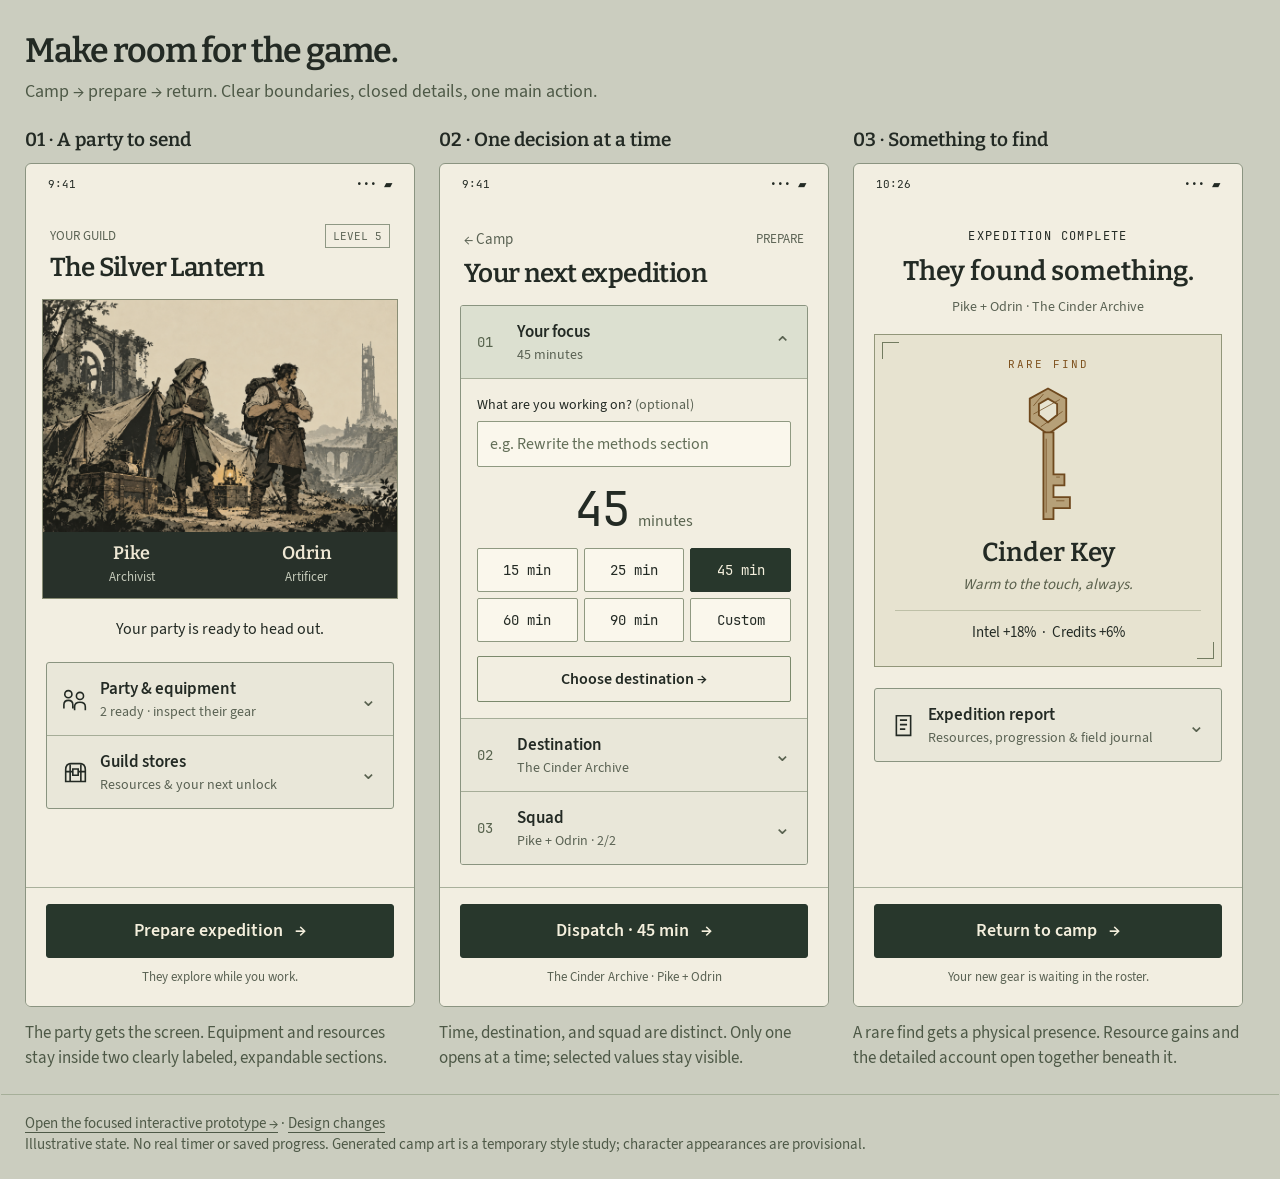
<file: docs/design/camp-study/board.html>
<!doctype html><html lang="en"><head><meta charset="utf-8"><meta name="viewport" content="width=device-width,initial-scale=1"><title>Telos — fewer decisions, more game</title><style>
@font-face{font-family:Body;src:url('../fonts/SourceSans3-Regular.ttf')}@font-face{font-family:Title;src:url('../fonts/Bitter-Variable.ttf');font-weight:100 900}*{box-sizing:border-box}body{margin:0;background:#cbcdbf;color:#232a24;font:17px/1.4 Body,sans-serif}header,main,footer{max-width:1278px;margin:auto;padding:24px}header{padding-top:30px}header p{margin:8px 0 0;color:#4e5947;font-size:18px}h1{font:600 34px Title,serif;margin:0;letter-spacing:-1px}main{display:grid;grid-template-columns:repeat(3,minmax(0,390px));gap:24px;padding-top:0}h2{font:600 19px Title,serif;margin:0 0 12px}iframe{display:block;width:100%;height:844px;border:0}section p{color:#4d5846;margin:14px 0 0;line-height:1.45}footer{border-top:1px solid #a6af99;color:#4e5947;font-size:15px;padding-top:18px}a{color:inherit;text-underline-offset:4px}@media(max-width:1000px){main{grid-template-columns:minmax(0,390px);justify-content:center}header{max-width:650px}iframe{max-width:390px}h1{font-size:29px}}
</style></head><body><header><h1>Make room for the game.</h1><p>Camp → prepare → return. Clear boundaries, closed details, one main action.</p></header><main><section><h2>01 · A party to send</h2><iframe src="index.html?view=camp&embed=1" title="Interactive camp preview"></iframe><p>The party gets the screen. Equipment and resources stay inside two clearly labeled, expandable sections.</p></section><section><h2>02 · One decision at a time</h2><iframe src="index.html?view=dispatch&embed=1" title="Interactive dispatch preview"></iframe><p>Time, destination, and squad are distinct. Only one opens at a time; selected values stay visible.</p></section><section><h2>03 · Something to find</h2><iframe src="index.html?view=return&embed=1" title="Interactive return preview"></iframe><p>A rare find gets a physical presence. Resource gains and the detailed account open together beneath it.</p></section></main><footer><a href="index.html">Open the focused interactive prototype →</a> · <a href="direction.md">Design changes</a><br>Illustrative state. No real timer or saved progress. Generated camp art is a temporary style study; character appearances are provisional.</footer></body></html>
</file>
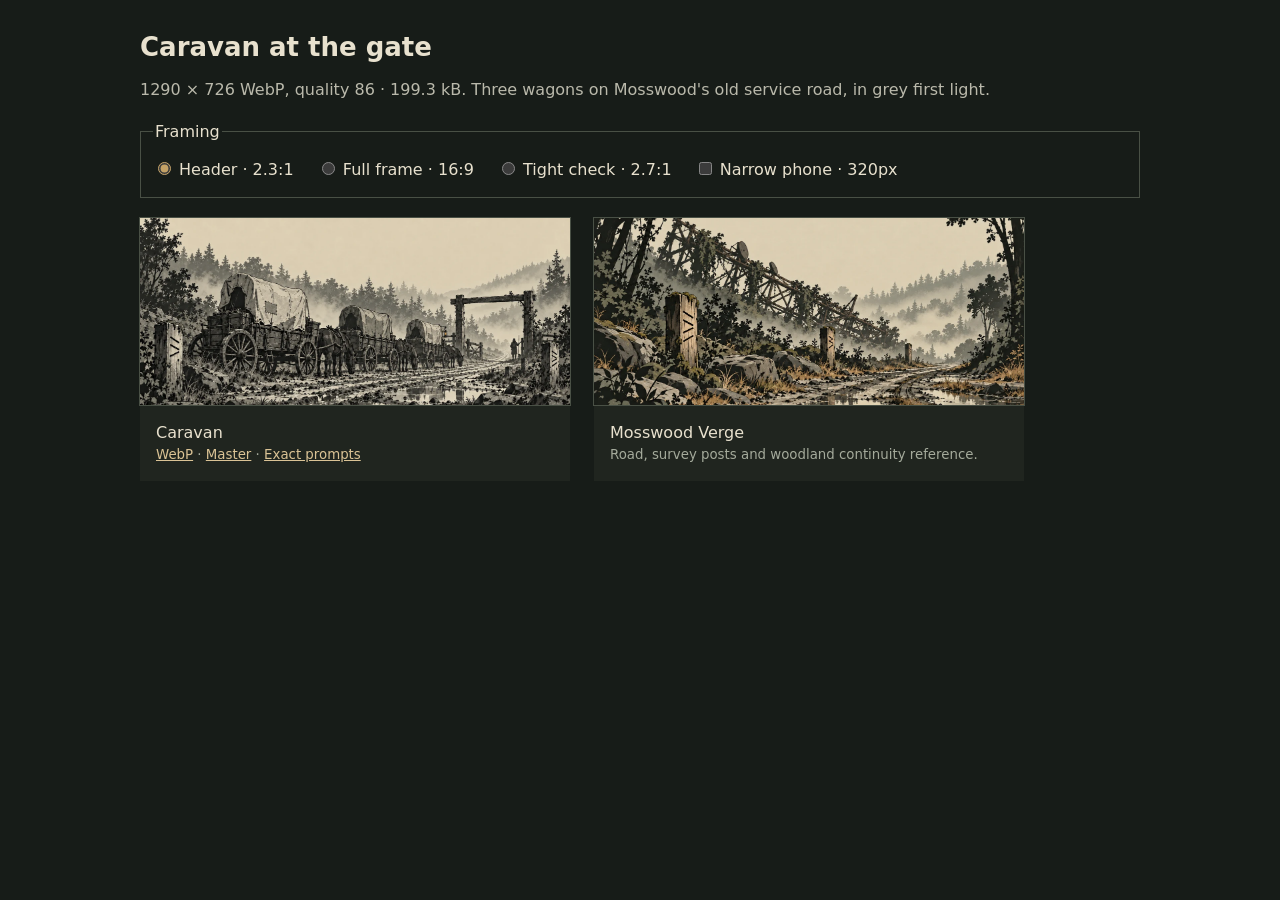
<file: docs/design/caravan-header/review.html>
<!doctype html>
<html lang="en">
<meta charset="utf-8">
<meta name="viewport" content="width=device-width, initial-scale=1">
<title>Caravan header review</title>
<style>
  :root { color-scheme: dark; font-family: system-ui, sans-serif; background: #171c18; color: #e8e1ce; }
  body { max-width: 1000px; margin: 32px auto; padding: 0 20px 40px; }
  h1 { font-size: 26px; margin-bottom: 8px; }
  p { color: #bab9ab; line-height: 1.5; }
  fieldset { border: 1px solid #495045; padding: 12px; margin: 20px 0; }
  label { display: inline-block; margin: 6px 18px 6px 0; cursor: pointer; }
  input { accent-color: #c4a266; }
  .grid { display: flex; flex-wrap: wrap; gap: 24px; align-items: start; }
  figure { width: 430px; max-width: 100%; margin: 0; background: #20251f; }
  .frame { aspect-ratio: 2.3; overflow: hidden; outline: 1px solid #495045; }
  img { display: block; width: 100%; height: 100%; object-fit: cover; object-position: center; }
  body:has(#full:checked) .frame { aspect-ratio: 16 / 9; }
  body:has(#tight:checked) .frame { aspect-ratio: 2.7; }
  body:has(#narrow:checked) figure { width: 320px; }
  figcaption { padding: 16px; line-height: 1.5; }
  small { display: block; color: #a4aa9b; }
  a { color: #dac395; }
</style>
<body>
  <h1>Caravan at the gate</h1>
  <p>1290 × 726 WebP, quality 86 · 199.3 kB. Three wagons on Mosswood's old service road, in grey first light.</p>
  <fieldset>
    <legend>Framing</legend>
    <label><input id="crop" type="radio" name="crop" checked> Header · 2.3:1</label>
    <label><input id="full" type="radio" name="crop"> Full frame · 16:9</label>
    <label><input id="tight" type="radio" name="crop"> Tight check · 2.7:1</label>
    <label><input id="narrow" type="checkbox"> Narrow phone · 320px</label>
  </fieldset>
  <div class="grid">
    <figure>
      <div class="frame"><img src="../../../assets/art/caravan.webp" alt="Three covered freight wagons and harnessed animals wait at a plain timber gate, with a tiny gate figure, roadside survey posts and a misty treeline."></div>
      <figcaption>Caravan<small><a href="../../../assets/art/caravan.webp">WebP</a> · <a href="sources/caravan.png">Master</a> · <a href="generation.json">Exact prompts</a></small></figcaption>
    </figure>
    <figure>
      <div class="frame"><img src="../../../assets/art/sectors/mosswood.webp" alt="Mosswood's wet graded service road, square timber survey posts, fallen relay mast and low forest mist."></div>
      <figcaption>Mosswood Verge<small>Road, survey posts and woodland continuity reference.</small></figcaption>
    </figure>
  </div>
</body>
</html>
</file>
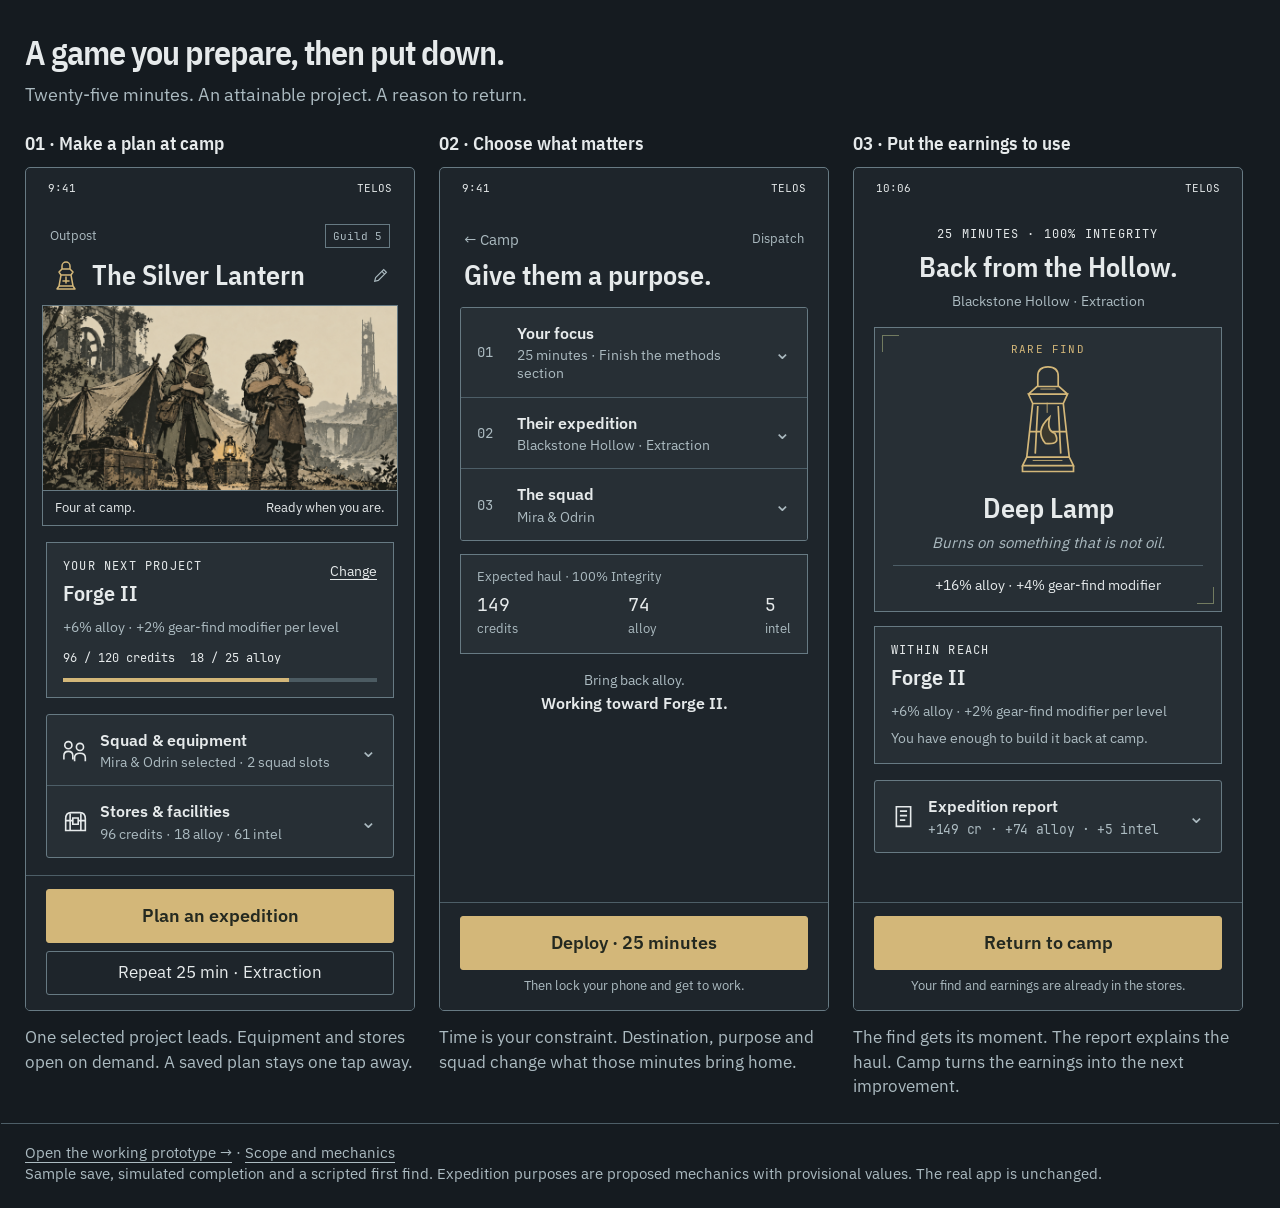
<file: docs/design/expedition-prototype/board.html>
<!doctype html><html lang="en"><head><meta charset="utf-8"><meta name="viewport" content="width=device-width,initial-scale=1"><title>Telos — plan, focus, return</title><style>
@font-face{font-family:Body;src:url('../fonts/IBMPlexSans-Variable.ttf')}@font-face{font-family:Title;src:url('../fonts/IBMPlexSansCondensed-SemiBold.ttf');font-weight:600}*{box-sizing:border-box}body{margin:0;background:#151b20;color:#e6eaeb;font:17px/1.4 Body,sans-serif}header,main,footer{max-width:1278px;margin:auto;padding:24px}header{padding-top:30px}header p{margin:8px 0 0;color:#acbbc1;font-size:18px}h1{font:600 34px Title,serif;margin:0;letter-spacing:-1px}main{display:grid;grid-template-columns:repeat(3,minmax(0,390px));gap:24px;padding-top:0}h2{font:600 19px Title,serif;margin:0 0 12px}iframe{display:block;width:100%;height:844px;border:0}section p{color:#acbbc1;margin:14px 0 0;line-height:1.45}footer{border-top:1px solid #4d5e67;color:#acbbc1;font-size:15px;padding-top:18px}a{color:inherit;text-underline-offset:4px}@media(max-width:1000px){main{grid-template-columns:minmax(0,390px);justify-content:center}header{max-width:650px}iframe{max-width:390px}h1{font-size:29px}}
</style></head><body><header><h1>A game you prepare, then put down.</h1><p>Twenty-five minutes. An attainable project. A reason to return.</p></header><main><section><h2>01 · Make a plan at camp</h2><iframe src="index.html?view=camp&embed=1" title="Camp overview"></iframe><p>One selected project leads. Equipment and stores open on demand. A saved plan stays one tap away.</p></section><section><h2>02 · Choose what matters</h2><iframe src="index.html?view=dispatch&embed=1" title="Dispatch overview"></iframe><p>Time is your constraint. Destination, purpose and squad change what those minutes bring home.</p></section><section><h2>03 · Put the earnings to use</h2><iframe src="index.html?view=return&embed=1" title="Return overview"></iframe><p>The find gets its moment. The report explains the haul. Camp turns the earnings into the next improvement.</p></section></main><footer><a href="index.html">Open the working prototype →</a> · <a href="README.md">Scope and mechanics</a><br>Sample save, simulated completion and a scripted first find. Expedition purposes are proposed mechanics with provisional values. The real app is unchanged.</footer></body></html>
</file>
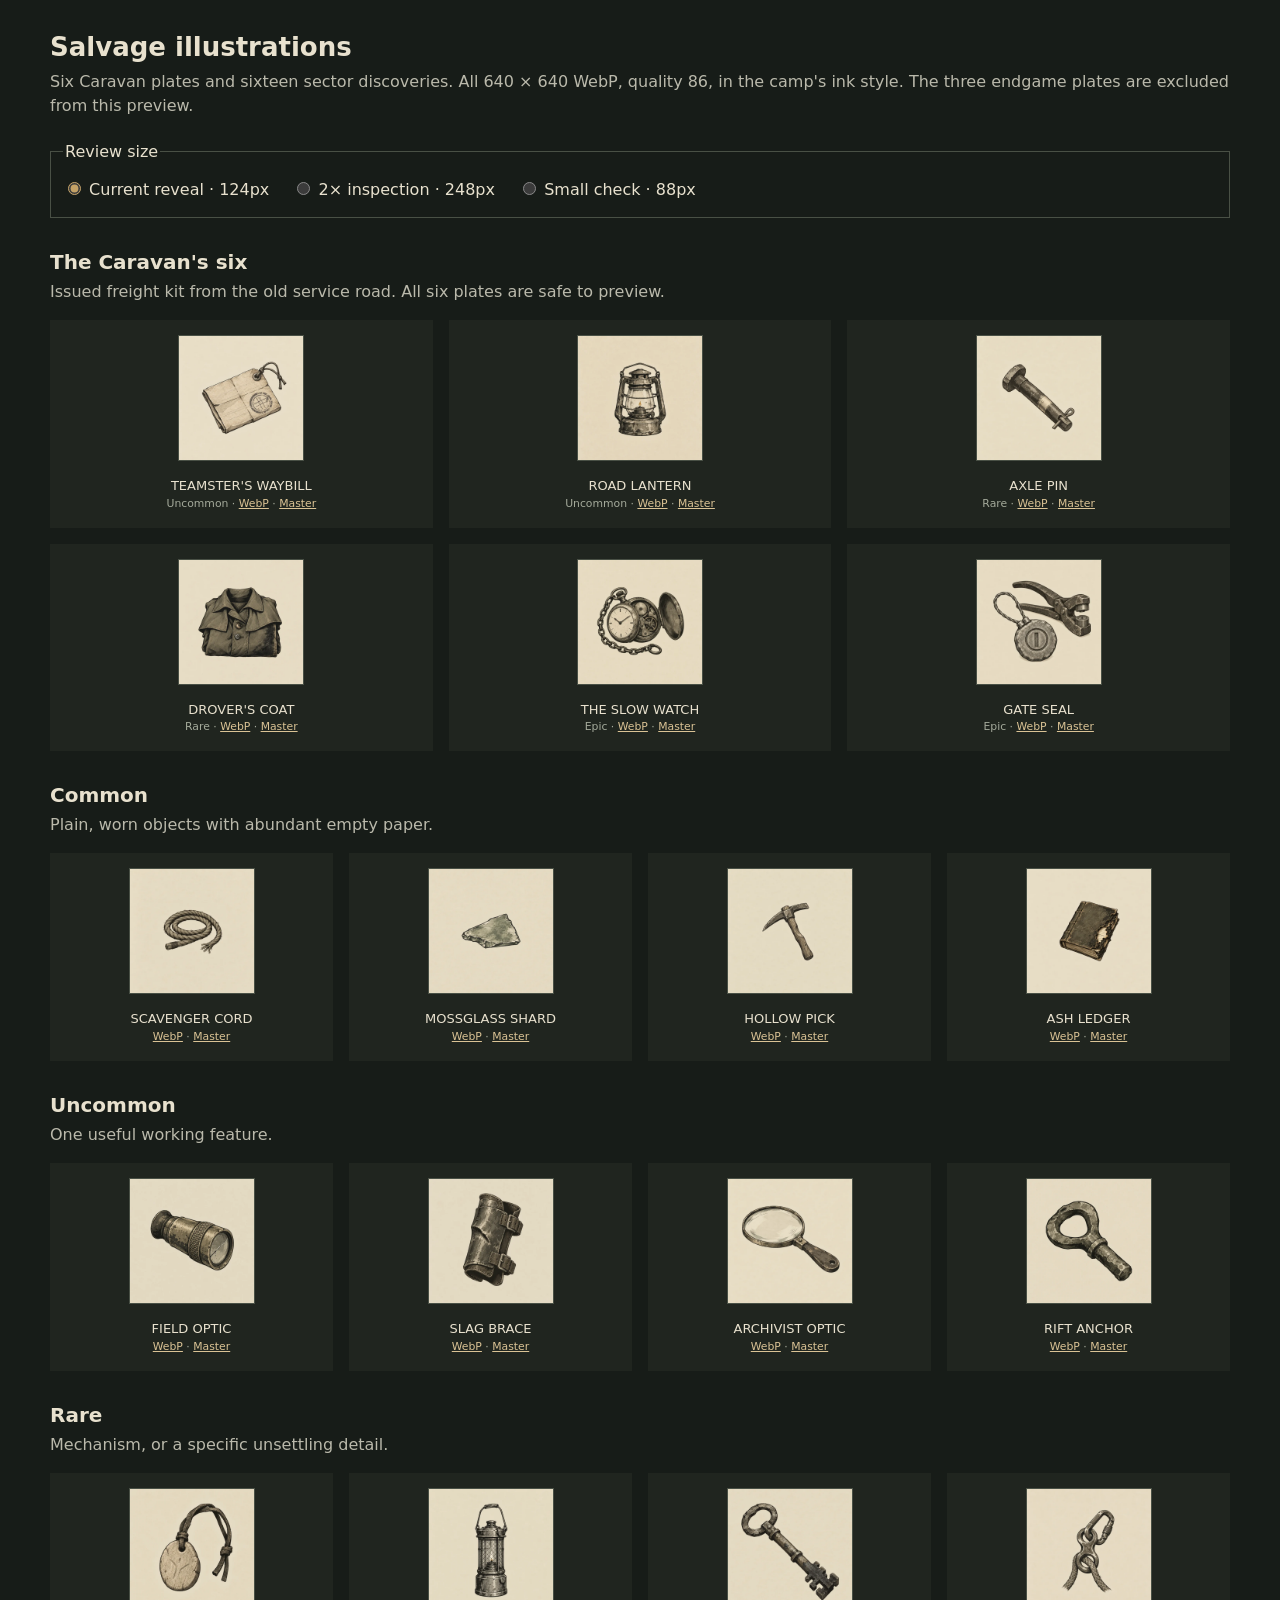
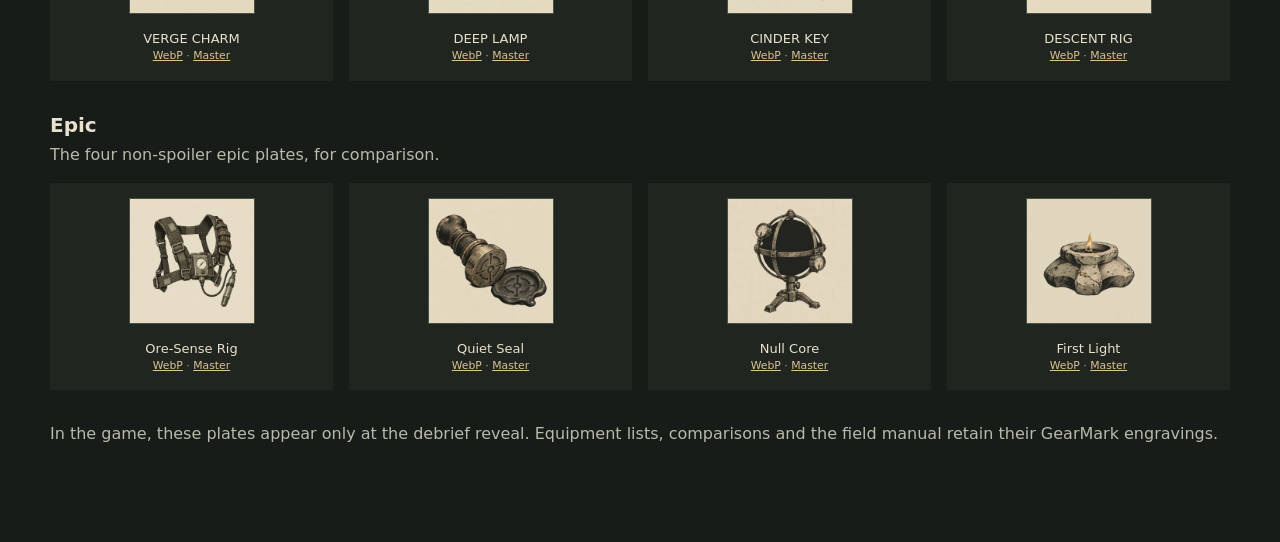
<file: docs/design/gear-art/review.html>
<!doctype html>
<html lang="en">
<meta charset="utf-8">
<meta name="viewport" content="width=device-width, initial-scale=1">
<title>Telos salvage plate review</title>
<style>
  :root { color-scheme: dark; font-family: system-ui, sans-serif; background: #171c18; color: #e8e1ce; }
  body { max-width: 1180px; margin: 32px auto; padding: 0 20px 48px; }
  h1 { font-size: 26px; margin-bottom: 8px; }
  h2 { font-size: 20px; margin: 0 0 6px; }
  p { color: #bab9ab; line-height: 1.5; margin-top: 6px; }
  fieldset { border: 1px solid #495045; padding: 12px; margin: 24px 0 32px; }
  label { display: inline-block; margin: 6px 18px 6px 0; cursor: pointer; }
  input { accent-color: #c4a266; }
  section { margin: 32px 0; }
  .grid { display: grid; grid-template-columns: repeat(4, minmax(0, 1fr)); gap: 16px; }
  .caravan .grid { grid-template-columns: repeat(3, minmax(0, 1fr)); }
  figure { margin: 0; background: #20251f; padding: 16px; text-align: center; }
  .art { display: block; width: 124px; height: auto; max-width: 100%; aspect-ratio: 1; object-fit: contain; margin: 0 auto; outline: 1px solid #495045; }
  body:has(#large:checked) .art { width: 248px; }
  body:has(#small:checked) .art { width: 88px; }
  figcaption { padding-top: 16px; line-height: 1.5; font-size: 13px; }
  small { display: block; color: #a4aa9b; }
  a { color: #dac395; }
  @media (max-width: 920px) { .grid, .caravan .grid { grid-template-columns: repeat(2, minmax(0, 1fr)); } }
  @media (max-width: 360px) { .grid, .caravan .grid { grid-template-columns: minmax(0, 1fr); } }
</style>
<body>
  <h1>Salvage illustrations</h1>
  <p>Six Caravan plates and sixteen sector discoveries. All 640 × 640 WebP, quality 86, in the camp's ink style. The three endgame plates are excluded from this preview.</p>
  <fieldset>
    <legend>Review size</legend>
    <label><input id="actual" type="radio" name="size" checked> Current reveal · 124px</label>
    <label><input id="large" type="radio" name="size"> 2× inspection · 248px</label>
    <label><input id="small" type="radio" name="size"> Small check · 88px</label>
  </fieldset>
  <section class="caravan" aria-labelledby="caravan">
    <h2 id="caravan">The Caravan's six</h2>
    <p>Issued freight kit from the old service road. All six plates are safe to preview.</p>
    <div class="grid">
      <figure>
        <img class="art" src="../../../assets/art/gear/waybill.webp" width="640" height="640" alt="A single folded freight waybill of heavy creased paper, tied through a brass-ringed eyelet to a short loop of string, the way a tag is tied to cargo. One round inked stamp impression on its face, partly worn away.">
        <figcaption>TEAMSTER'S WAYBILL<small>Uncommon · <a href="../../../assets/art/gear/waybill.webp">WebP</a> · <a href="sources/waybill.png">Master</a></small></figcaption>
      </figure>
      <figure>
        <img class="art" src="../../../assets/art/gear/road_lantern.webp" width="640" height="640" alt="A plain tin hurricane lantern of the cheap, common kind: a squat fuel font, two thin wire guards around a short glass chimney, and a top cap with a wire carrying bail. Dented, its paint mostly worn off. Lit, with a very small low flame.">
        <figcaption>ROAD LANTERN<small>Uncommon · <a href="../../../assets/art/gear/road_lantern.webp">WebP</a> · <a href="sources/road_lantern.png">Master</a></small></figcaption>
      </figure>
      <figure>
        <img class="art" src="../../../assets/art/gear/axle_pin.webp" width="640" height="640" alt="A heavy hand-forged iron linchpin, long and slightly tapered, with a flat forged head. A split cotter pin runs through a hole near its tip, with one leg bent back to lock it. Worn smooth and bright in a band where a wheel hub has turned against it for years.">
        <figcaption>AXLE PIN<small>Rare · <a href="../../../assets/art/gear/axle_pin.webp">WebP</a> · <a href="sources/axle_pin.png">Master</a></small></figcaption>
      </figure>
      <figure>
        <img class="art" src="../../../assets/art/gear/drover_coat.webp" width="640" height="640" alt="A heavy oilskin drover's coat, folded square the way it would be packed on a wagon seat, with a short shoulder cape lying over the fold. One horn button is visible, and beside it a mismatched replacement. A long darkened, smoke-stained patch runs along one edge of the hem.">
        <figcaption>DROVER'S COAT<small>Rare · <a href="../../../assets/art/gear/drover_coat.webp">WebP</a> · <a href="sources/drover_coat.png">Master</a></small></figcaption>
      </figure>
      <figure>
        <img class="art" src="../../../assets/art/gear/slow_watch.webp" width="640" height="640" alt="A heavy old pocket watch on a short length of chain, its back case hinged open to show the movement: a few large gears and a balance wheel. The front dial carries tick marks only, and its two hands sit at an ordinary-looking time. The case is worn smooth at the edges from years in a pocket.">
        <figcaption>THE SLOW WATCH<small>Epic · <a href="../../../assets/art/gear/slow_watch.webp">WebP</a> · <a href="sources/slow_watch.png">Master</a></small></figcaption>
      </figure>
      <figure>
        <img class="art" src="../../../assets/art/gear/gate_seal.webp" width="640" height="640" alt="A freight seal: a heavy disc of soft grey lead crimped shut around the two ends of a twisted wire loop, the way cargo and gates are sealed. Its face is pressed with a deep, crisp, simple mark. Beside it lies the pliers-like iron sealing press that made the impression, its jaws still open.">
        <figcaption>GATE SEAL<small>Epic · <a href="../../../assets/art/gear/gate_seal.webp">WebP</a> · <a href="sources/gate_seal.png">Master</a></small></figcaption>
      </figure>
    </div>
  </section>
  <section aria-labelledby="common">
    <h2 id="common">Common</h2>
    <p>Plain, worn objects with abundant empty paper.</p>
    <div class="grid">
      <figure>
        <img class="art" src="../../../assets/art/gear/scav_cord.webp" width="640" height="640" alt="A coil of waxed rope, laid flat in a loose spiral. One end whipped with thread, the other frayed open and splaying. Nothing else.">
        <figcaption>SCAVENGER CORD<small><a href="../../../assets/art/gear/scav_cord.webp">WebP</a> · <a href="sources/scav_cord.png">Master</a></small></figcaption>
      </figure>
      <figure>
        <img class="art" src="../../../assets/art/gear/mossglass.webp" width="640" height="640" alt="A single flat shard of thick broken glass, edges chipped, lying on its side. Clouded through its body rather than on its surface.">
        <figcaption>MOSSGLASS SHARD<small><a href="../../../assets/art/gear/mossglass.webp">WebP</a> · <a href="sources/mossglass.png">Master</a></small></figcaption>
      </figure>
      <figure>
        <img class="art" src="../../../assets/art/gear/hollow_pick.webp" width="640" height="640" alt="A short miner's hand pick, head dulled and chipped, the wooden haft worn into a shallow grip where it has been held for years.">
        <figcaption>HOLLOW PICK<small><a href="../../../assets/art/gear/hollow_pick.webp">WebP</a> · <a href="sources/hollow_pick.png">Master</a></small></figcaption>
      </figure>
      <figure>
        <img class="art" src="../../../assets/art/gear/ash_ledger.webp" width="640" height="640" alt="A bound ledger lying closed, its cover scorched and its page block burned away unevenly along one edge. Ruled lines visible as marks only, never as readable writing.">
        <figcaption>ASH LEDGER<small><a href="../../../assets/art/gear/ash_ledger.webp">WebP</a> · <a href="sources/ash_ledger.png">Master</a></small></figcaption>
      </figure>
    </div>
  </section>
  <section aria-labelledby="uncommon">
    <h2 id="uncommon">Uncommon</h2>
    <p>One useful working feature.</p>
    <div class="grid">
      <figure>
        <img class="art" src="../../../assets/art/gear/field_optic.webp" width="640" height="640" alt="A short brass monocular with a knurled focus ring, scuffed from carrying. A single clean crack runs across the front lens, corner to corner.">
        <figcaption>FIELD OPTIC<small><a href="../../../assets/art/gear/field_optic.webp">WebP</a> · <a href="sources/field_optic.png">Master</a></small></figcaption>
      </figure>
      <figure>
        <img class="art" src="../../../assets/art/gear/slag_brace.webp" width="640" height="640" alt="A thick forearm brace of blackened iron plate over leather, buckled with two heavy straps. Dented across one face.">
        <figcaption>SLAG BRACE<small><a href="../../../assets/art/gear/slag_brace.webp">WebP</a> · <a href="sources/slag_brace.png">Master</a></small></figcaption>
      </figure>
      <figure>
        <img class="art" src="../../../assets/art/gear/archivist_optic.webp" width="640" height="640" alt="A reading glass with an unusually shallow, wide lens in a thin brass rim, on a short flat handle made to rest on a page rather than be held up.">
        <figcaption>ARCHIVIST OPTIC<small><a href="../../../assets/art/gear/archivist_optic.webp">WebP</a> · <a href="sources/archivist_optic.png">Master</a></small></figcaption>
      </figure>
      <figure>
        <img class="art" src="../../../assets/art/gear/rift_anchor.webp" width="640" height="640" alt="A forged steel anchor bolt with a wide eye, set into nothing - no rock, no plate, no fixing. It sits flat on the paper as though the surface it was driven into has been removed.">
        <figcaption>RIFT ANCHOR<small><a href="../../../assets/art/gear/rift_anchor.webp">WebP</a> · <a href="sources/rift_anchor.png">Master</a></small></figcaption>
      </figure>
    </div>
  </section>
  <section aria-labelledby="rare">
    <h2 id="rare">Rare</h2>
    <p>Mechanism, or a specific unsettling detail.</p>
    <div class="grid">
      <figure>
        <img class="art" src="../../../assets/art/gear/verge_charm.webp" width="640" height="640" alt="A small flat token of pale wood on a worn thong, carved with a mark nobody uses any more. Handled until the carving is nearly smooth.">
        <figcaption>VERGE CHARM<small><a href="../../../assets/art/gear/verge_charm.webp">WebP</a> · <a href="sources/verge_charm.png">Master</a></small></figcaption>
      </figure>
      <figure>
        <img class="art" src="../../../assets/art/gear/deep_lamp.webp" width="640" height="640" alt="A miner's safety lamp: a brass base and cap with a tall mesh-guarded glass between them, a wire bail over the top. The flame inside is small, steady and the wrong colour - pale, almost white. Muted ochre only, no halo.">
        <figcaption>DEEP LAMP<small><a href="../../../assets/art/gear/deep_lamp.webp">WebP</a> · <a href="sources/deep_lamp.png">Master</a></small></figcaption>
      </figure>
      <figure>
        <img class="art" src="../../../assets/art/gear/cinder_key.webp" width="640" height="640" alt="A long iron key with a complicated ward, its bit blackened as though it has been in a fire. The metal is faintly discoloured along its length, the way iron is after heat.">
        <figcaption>CINDER KEY<small><a href="../../../assets/art/gear/cinder_key.webp">WebP</a> · <a href="sources/cinder_key.png">Master</a></small></figcaption>
      </figure>
      <figure>
        <img class="art" src="../../../assets/art/gear/descent_rig.webp" width="640" height="640" alt="A rope descender: a figure-of-eight steel plate strung on a worn line, with a locking carabiner through the upper eye. Scored bright along the bends where the rope has run through it.">
        <figcaption>DESCENT RIG<small><a href="../../../assets/art/gear/descent_rig.webp">WebP</a> · <a href="sources/descent_rig.png">Master</a></small></figcaption>
      </figure>
    </div>
  </section>
  <section aria-labelledby="epic">
    <h2 id="epic">Epic</h2>
    <p>The four non-spoiler epic plates, for comparison.</p>
    <div class="grid">
      <figure>
        <img class="art" src="../../../assets/art/gear/ore_sense.webp" width="640" height="640" alt="A repaired leather sensing harness with a single dial, bound wire coils and an attached probe.">
        <figcaption>Ore-Sense Rig<small><a href="../../../assets/art/gear/ore_sense.webp">WebP</a> · <a href="sources/ore_sense.png">Master</a></small></figcaption>
      </figure>
      <figure>
        <img class="art" src="../../../assets/art/gear/quiet_seal.webp" width="640" height="640" alt="A short handled seal matrix beside its soft, slumping dark wax impression.">
        <figcaption>Quiet Seal<small><a href="../../../assets/art/gear/quiet_seal.webp">WebP</a> · <a href="sources/quiet_seal.png">Master</a></small></figcaption>
      </figure>
      <figure>
        <img class="art" src="../../../assets/art/gear/null_core.webp" width="640" height="640" alt="A featureless matte dark sphere in a meridian cage with two gauges resting at their bottom stops.">
        <figcaption>Null Core<small><a href="../../../assets/art/gear/null_core.webp">WebP</a> · <a href="sources/null_core.png">Master</a></small></figcaption>
      </figure>
      <figure>
        <img class="art" src="../../../assets/art/gear/first_light.webp" width="640" height="640" alt="A worn squat stone lamp with a shallow bowl and one small muted ochre flame.">
        <figcaption>First Light<small><a href="../../../assets/art/gear/first_light.webp">WebP</a> · <a href="sources/first_light.png">Master</a></small></figcaption>
      </figure>
    </div>
  </section>
  <p>In the game, these plates appear only at the debrief reveal. Equipment lists, comparisons and the field manual retain their GearMark engravings.</p>
</body>
</html>
</file>
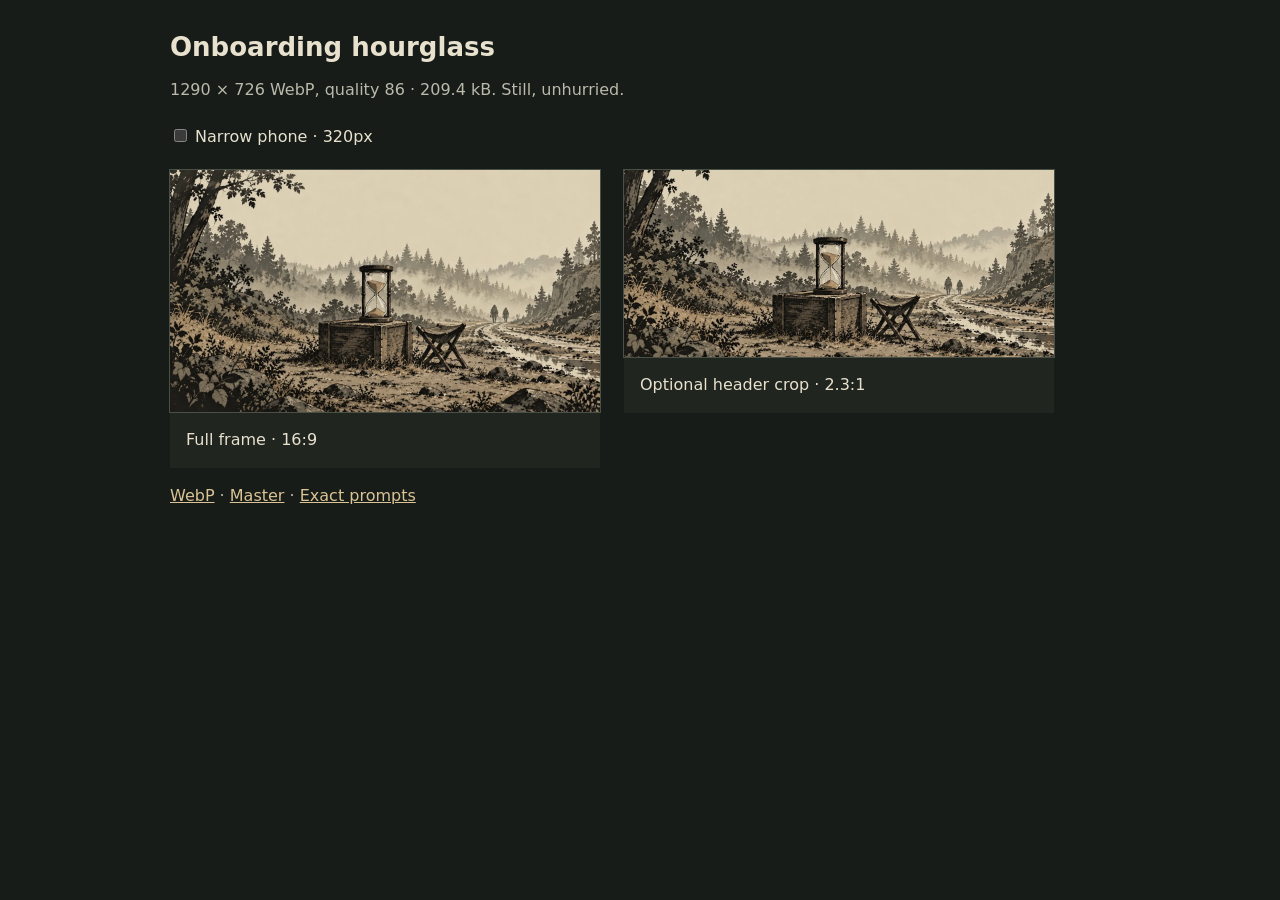
<file: docs/design/onboarding-hourglass/review.html>
<!doctype html>
<html lang="en">
<meta charset="utf-8">
<meta name="viewport" content="width=device-width, initial-scale=1">
<title>Onboarding hourglass review</title>
<style>
  :root { color-scheme: dark; font-family: system-ui, sans-serif; background: #171c18; color: #e8e1ce; }
  body { max-width: 940px; margin: 32px auto; padding: 0 20px 40px; }
  h1 { font-size: 26px; margin-bottom: 8px; }
  p { color: #bab9ab; line-height: 1.5; }
  label { display: block; margin: 24px 0; cursor: pointer; }
  input { accent-color: #c4a266; }
  .grid { display: flex; flex-wrap: wrap; gap: 24px; align-items: start; }
  figure { width: 430px; max-width: 100%; margin: 0; background: #20251f; }
  .frame { aspect-ratio: 16 / 9; overflow: hidden; outline: 1px solid #495045; }
  .crop { aspect-ratio: 2.3; }
  img { display: block; width: 100%; height: 100%; object-fit: cover; object-position: center; }
  body:has(#narrow:checked) figure { width: 320px; }
  figcaption { padding: 16px; line-height: 1.5; }
  a { color: #dac395; }
</style>
<body>
  <h1>Onboarding hourglass</h1>
  <p>1290 × 726 WebP, quality 86 · 209.4 kB. Still, unhurried.</p>
  <label><input id="narrow" type="checkbox"> Narrow phone · 320px</label>
  <div class="grid">
    <figure>
      <div class="frame"><img src="../../../assets/art/onboarding-hourglass.webp" alt="An unattended wooden hourglass with falling sand on an upturned crate beside an empty folding stool. Two tiny figures walk away along a misty service road."></div>
      <figcaption>Full frame · 16:9</figcaption>
    </figure>
    <figure>
      <div class="frame crop"><img src="../../../assets/art/onboarding-hourglass.webp" alt="Centred panoramic crop retaining the hourglass, crate, stool and distant walkers."></div>
      <figcaption>Optional header crop · 2.3:1</figcaption>
    </figure>
  </div>
  <p><a href="../../../assets/art/onboarding-hourglass.webp">WebP</a> · <a href="sources/onboarding-hourglass.png">Master</a> · <a href="generation.json">Exact prompts</a></p>
</body>
</html>
</file>
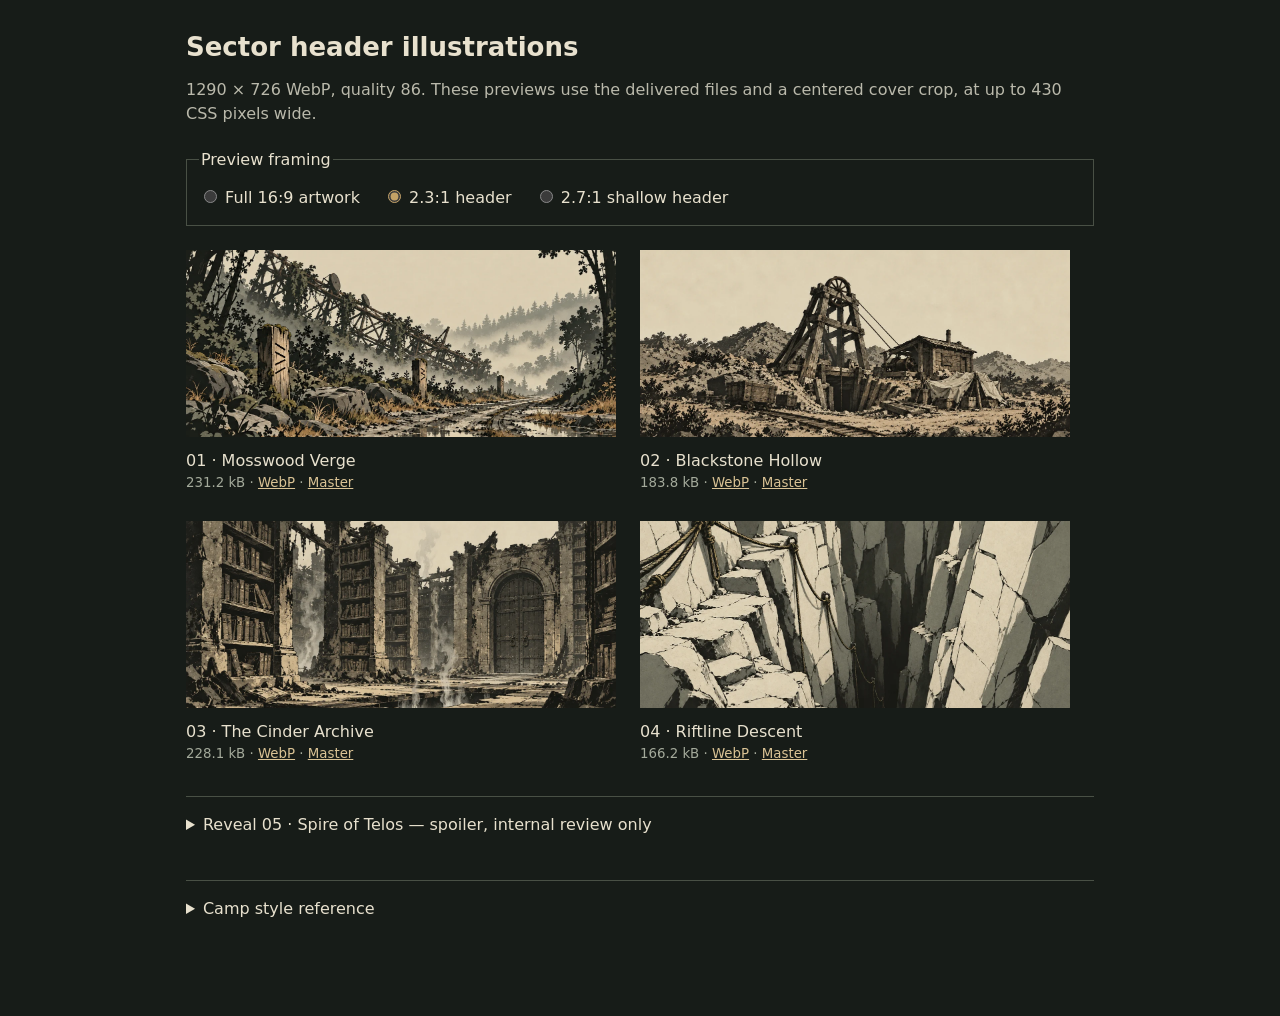
<file: docs/design/sector-headers/review.html>
<!doctype html>
<html lang="en">
<meta charset="utf-8">
<meta name="viewport" content="width=device-width, initial-scale=1">
<title>Telos sector art review</title>
<style>
  :root { color-scheme: dark; font-family: system-ui, sans-serif; background: #171c18; color: #e8e1ce; }
  body { max-width: 908px; margin: 32px auto; padding: 0 20px 48px; }
  h1 { font-size: 26px; margin-bottom: 8px; }
  p { color: #bab9ab; line-height: 1.5; }
  fieldset { border: 1px solid #495045; padding: 12px; margin: 24px 0; }
  label { display: inline-block; margin: 6px 18px 6px 0; cursor: pointer; }
  input { accent-color: #c4a266; }
  .grid { display: grid; grid-template-columns: repeat(2, minmax(0, 430px)); gap: 24px; }
  figure { margin: 0; }
  .art { display: block; width: 100%; aspect-ratio: 2.3; object-fit: cover; object-position: center; }
  body:has(#full:checked) .art { aspect-ratio: 16 / 9; }
  body:has(#dispatch:checked) .art { aspect-ratio: 2.7; }
  figcaption { padding: 12px 0 4px; line-height: 1.5; }
  small { display: block; color: #a4aa9b; }
  a { color: #dac395; }
  details { border-top: 1px solid #495045; padding-top: 18px; margin-top: 28px; }
  summary { cursor: pointer; margin-bottom: 18px; }
  details figure { max-width: 430px; }
  .reference { width: 100%; display: block; }
  @media (max-width: 640px) { .grid { grid-template-columns: minmax(0, 430px); } }
</style>
<body>
  <h1>Sector header illustrations</h1>
  <p>1290 × 726 WebP, quality 86. These previews use the delivered files and a centered cover crop, at up to 430 CSS pixels wide.</p>
  <fieldset>
    <legend>Preview framing</legend>
    <label><input id="full" type="radio" name="crop"> Full 16:9 artwork</label>
    <label><input id="header" type="radio" name="crop" checked> 2.3:1 header</label>
    <label><input id="dispatch" type="radio" name="crop"> 2.7:1 shallow header</label>
  </fieldset>
  <div class="grid">
    <figure>
      <img class="art" src="../../../assets/art/sectors/mosswood.webp" alt="A wet forest service road, incised timber survey posts, and a fallen lattice relay mast dissolving into mist.">
      <figcaption>01 · Mosswood Verge <small>231.2 kB · <a href="../../../assets/art/sectors/mosswood.webp">WebP</a> · <a href="sources/mosswood.png">Master</a></small></figcaption>
    </figure>
    <figure>
      <img class="art" src="../../../assets/art/sectors/blackstone.webp" alt="A leaning timber headframe over a shored mine shaft beside a shuttered winch house and canvas-covered equipment.">
      <figcaption>02 · Blackstone Hollow <small>183.8 kB · <a href="../../../assets/art/sectors/blackstone.webp">WebP</a> · <a href="sources/blackstone.png">Master</a></small></figcaption>
    </figure>
    <figure>
      <img class="art" src="../../../assets/art/sectors/cinder.webp" alt="Charred stone bookcases filled with ledgers, a sealed reading-room door, and thin smoke rising through cracked flooring.">
      <figcaption>03 · The Cinder Archive <small>228.1 kB · <a href="../../../assets/art/sectors/cinder.webp">WebP</a> · <a href="sources/cinder.png">Master</a></small></figcaption>
    </figure>
    <figure>
      <img class="art" src="../../../assets/art/sectors/riftline.webp" alt="Ropes and repeated anchors descend past rock ledges and incised depth marks into a narrow dark chasm.">
      <figcaption>04 · Riftline Descent <small>166.2 kB · <a href="../../../assets/art/sectors/riftline.webp">WebP</a> · <a href="sources/riftline.png">Master</a></small></figcaption>
    </figure>
  </div>
  <details id="spire-review">
    <summary>Reveal 05 · Spire of Telos — spoiler, internal review only</summary>
    <p>Keep this illustration out of store listings and sector list thumbnails. Its in-app access review reveals the image only once the sector is unlocked.</p>
    <figure>
      <img class="art" src="../../../assets/art/sectors/spire.webp" alt="A narrow unfinished tower on a rise, with differing masonry stages, an open circular aperture, stacked stone and scaffolding at the unfinished crown.">
      <figcaption>05 · Spire of Telos <small>103.7 kB · <a href="../../../assets/art/sectors/spire.webp">WebP</a> · <a href="sources/spire.png">Master</a></small></figcaption>
    </figure>
  </details>
  <details>
    <summary>Camp style reference</summary>
    <figure><img class="reference" src="../camp-study/camp-concept.png" alt="The original camp concept used as the palette, ink technique, and Spire silhouette reference."></figure>
  </details>
</body>
</html>
</file>
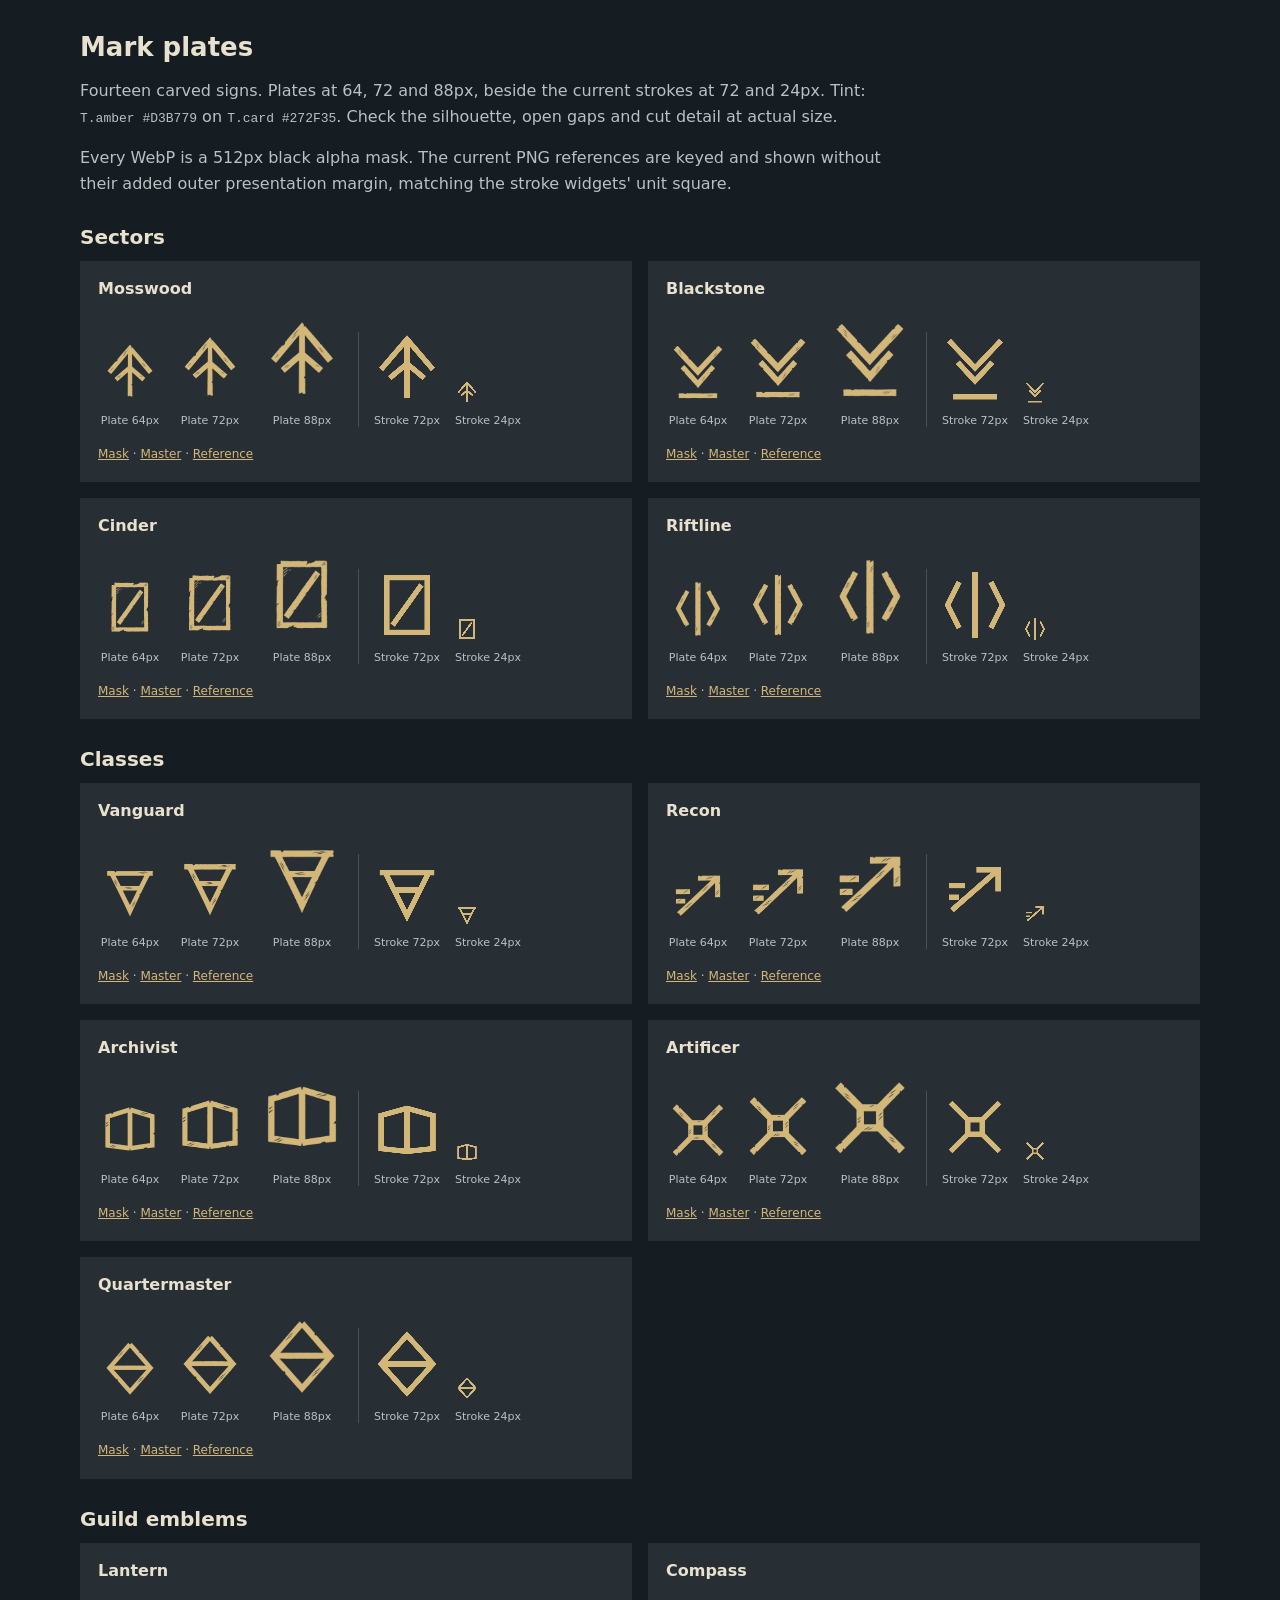
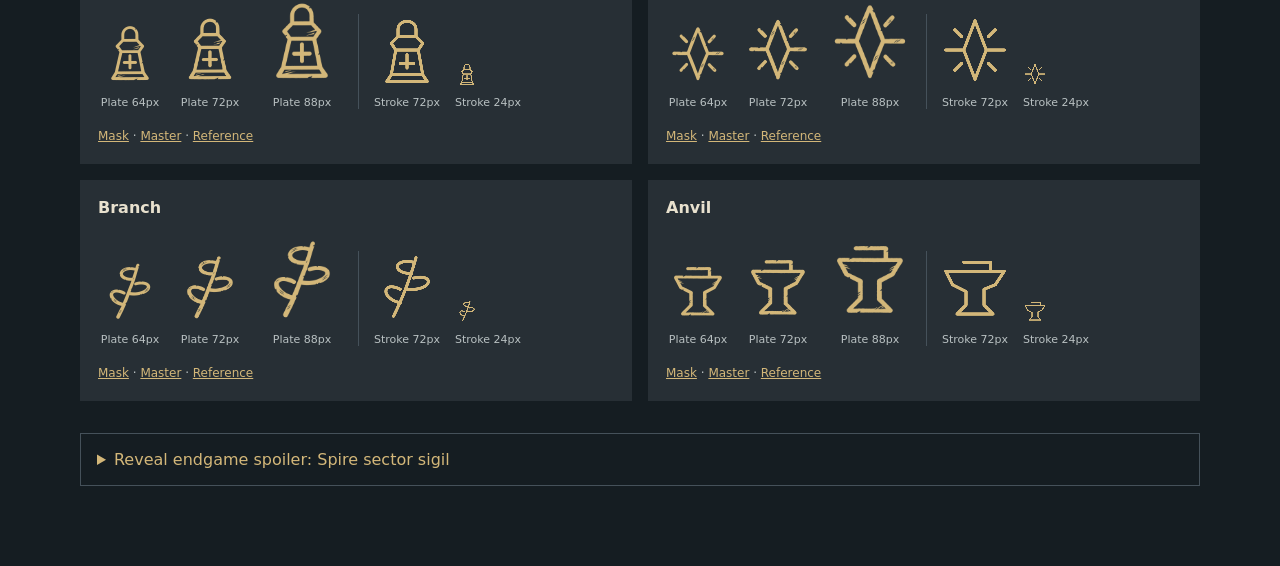
<file: docs/design/sigils/review.html>
<!doctype html>
<html lang="en">
<meta charset="utf-8">
<meta name="viewport" content="width=device-width, initial-scale=1">
<title>Telos mark plate review</title>
<style>
  :root { color-scheme: dark; font-family: system-ui, sans-serif; color: #e8e1ce; background: #151d22; --ink: #d3b779; --card: #272f35; }
  body { max-width: 1120px; margin: 32px auto; padding: 0 16px 48px; }
  h1 { font-size: 26px; margin-bottom: 8px; }
  h2 { font-size: 20px; margin: 28px 0 12px; }
  h3 { margin: 0 0 18px; font-size: 16px; }
  p { line-height: 1.6; color: #b9c1c2; max-width: 80ch; }
  a, summary { color: var(--ink); }
  .grid { display: grid; grid-template-columns: repeat(2, minmax(0, 1fr)); gap: 16px; }
  article { background: var(--card); padding: 18px; }
  .samples { display: flex; align-items: flex-end; gap: 12px; flex-wrap: wrap; }
  figure { margin: 0; text-align: center; flex: 0 0 auto; }
  figcaption { margin-top: 10px; color: #b9c1c2; font-size: 11px; }
  .plate { display: block; }
  canvas { display: block; }
  .stroke { padding-left: 12px; border-left: 1px solid #45515a; }
  .links { margin: 18px 0 0; font-size: 12px; }
  details { margin-top: 32px; padding: 16px; border: 1px solid #45515a; }
  summary { cursor: pointer; }
  [data-error] { outline: 2px solid #cd7272; }
  @media (max-width: 1040px) { .grid { grid-template-columns: minmax(0, 1fr); } }
  @media print { details { display: none; } }
</style>
<body>
<h1>Mark plates</h1>
<p>Fourteen carved signs. Plates at 64, 72 and 88px, beside the current strokes at 72 and 24px.
Tint: <code>T.amber #D3B779</code> on <code>T.card #272F35</code>. Check the silhouette, open gaps and cut detail at actual size.</p>
<p>Every WebP is a 512px black alpha mask. The current PNG references are keyed and shown without their added outer presentation margin, matching the stroke widgets' unit square.</p>
<noscript>Enable JavaScript to view the comparisons. The Spire remains hidden until explicitly revealed.</noscript>
<main id="marks"></main>
<details id="spoiler">
  <summary>Reveal endgame spoiler: Spire sector sigil</summary>
  <p>Internal art review only. Keep this plate out of store listings, marketing and public galleries.</p>
  <div class="grid" id="spire"></div>
</details>
<script>
// Embedded copies of current/*.png let the reference canvases work offline.
const references = {
  "class-archivist": "[data-uri]",
  "class-artificer": "[data-uri]",
  "class-quartermaster": "[data-uri]",
  "class-recon": "[data-uri]",
  "class-vanguard": "[data-uri]",
  "guild-anvil": "[data-uri]",
  "guild-branch": "[data-uri]",
  "guild-compass": "[data-uri]",
  "guild-lantern": "[data-uri]",
  "sector-blackstone": "[data-uri]",
  "sector-cinder": "[data-uri]",
  "sector-mosswood": "[data-uri]",
  "sector-riftline": "[data-uri]",
  "sector-spire": "[data-uri]"
};
const groups = [
  ['Sectors', 'sectors', 'sector', ['mosswood', 'blackstone', 'cinder', 'riftline']],
  ['Classes', 'classes', 'class', ['vanguard', 'recon', 'archivist', 'artificer', 'quartermaster']],
  ['Guild emblems', 'guild', 'guild', ['lantern', 'compass', 'branch', 'anvil']],
];
const ink = [211, 183, 121];
const ready = [];
function loadImage(src) {
  return new Promise((resolve, reject) => {
    const img = new Image();
    img.onload = () => resolve(img);
    img.onerror = () => reject(new Error(`Could not load ${src}`));
    img.src = src;
  });
}
async function stroke(canvas, ref) {
  const img = await loadImage(references[ref]);
  const keyed = document.createElement('canvas');
  keyed.width = img.width; keyed.height = img.height;
  const ctx = keyed.getContext('2d');
  ctx.drawImage(img, 0, 0);
  const pixels = ctx.getImageData(0, 0, img.width, img.height);
  const data = pixels.data;
  const luma = i => .299 * data[i] + .587 * data[i + 1] + .114 * data[i + 2];
  const paper = luma(0);
  let darkest = paper;
  for (let i = 0; i < data.length; i += 4) darkest = Math.min(darkest, luma(i));
  for (let i = 0; i < data.length; i += 4) {
    const alpha = Math.max(0, Math.min(1, (paper - luma(i)) / (paper - darkest)));
    data[i] = ink[0]; data[i + 1] = ink[1]; data[i + 2] = ink[2];
    data[i + 3] = Math.round(255 * alpha);
  }
  ctx.putImageData(pixels, 0, 0);
  const size = Number(canvas.dataset.size);
  const ratio = window.devicePixelRatio || 1;
  canvas.width = Math.round(size * ratio); canvas.height = Math.round(size * ratio);
  canvas.style.width = `${size}px`; canvas.style.height = `${size}px`;
  canvas.getContext('2d').drawImage(keyed, 96, 96, 320, 320, 0, 0, canvas.width, canvas.height);
  canvas.dataset.loaded = 'true';
}
function plate(group, prefix, id, parent) {
  const article = document.createElement('article');
  article.dataset.id = `${group}/${id}`;
  const path = `../../../assets/art/marks/${group}/${id}.webp`;
  const ref = `${prefix}-${id}`;
  article.innerHTML = `<h3>${id[0].toUpperCase() + id.slice(1)}</h3><div class="samples">
    ${[64,72,88].map(size => `<figure><canvas class="plate" data-size="${size}" aria-label="${id} plate at ${size}px"></canvas><figcaption>Plate ${size}px</figcaption></figure>`).join('')}
    ${[72,24].map((size, i) => `<figure class="${i === 0 ? 'stroke' : ''}"><canvas class="current" data-size="${size}" aria-label="Current ${id} stroke at ${size}px"></canvas><figcaption>Stroke ${size}px</figcaption></figure>`).join('')}
    </div><p class="links"><a href="${path}">Mask</a> · <a href="sources/${ref}.png">Master</a> · <a href="current/${ref}.png">Reference</a></p>`;
  parent.append(article);
  ready.push(loadImage(path).then(img => {
    for (const canvas of article.querySelectorAll('.plate')) {
      const size = Number(canvas.dataset.size);
      const ratio = window.devicePixelRatio || 1;
      canvas.width = Math.round(size * ratio); canvas.height = Math.round(size * ratio);
      canvas.style.width = `${size}px`; canvas.style.height = `${size}px`;
      const ctx = canvas.getContext('2d');
      ctx.drawImage(img, 0, 0, canvas.width, canvas.height);
      // Same alpha-only tint as Flutter's BlendMode.srcIn; works offline too.
      ctx.globalCompositeOperation = 'source-in';
      ctx.fillStyle = '#D3B779';
      ctx.fillRect(0, 0, canvas.width, canvas.height);
    }
    article.dataset.loaded = 'true';
  }).catch(error => {
    article.dataset.error = error.message; throw error;
  }));
  for (const canvas of article.querySelectorAll('.current')) ready.push(stroke(canvas, ref));
}
for (const [title, group, prefix, ids] of groups) {
  const section = document.createElement('section');
  section.innerHTML = `<h2>${title}</h2><div class="grid"></div>`;
  document.querySelector('#marks').append(section);
  for (const id of ids) plate(group, prefix, id, section.querySelector('.grid'));
}
window.reviewReady = Promise.all(ready);
document.querySelector('#spoiler').addEventListener('toggle', event => {
  if (event.target.open && !document.querySelector('#spire').children.length) {
    plate('sectors', 'sector', 'spire', document.querySelector('#spire'));
    window.reviewReady = Promise.all(ready);
  }
});
</script>
</body>
</html>
</file>
<file: docs/design/expedition-prototype/styles.css>
@font-face{font-family:Body;src:url('../fonts/SourceSans3-Regular.ttf');font-weight:400}
@font-face{font-family:Body;src:url('../fonts/SourceSans3-Semibold.ttf');font-weight:600}
@font-face{font-family:Title;src:url('../fonts/Bitter-Variable.ttf');font-weight:100 900}
@font-face{font-family:Numbers;src:url('../../../assets/fonts/JetBrainsMono-Regular.ttf');font-weight:400}
*{box-sizing:border-box}body{margin:0;background:#cbcdbf;color:#232a24;font:17px/1.4 Body,sans-serif}button,input,select{font:inherit}button{cursor:pointer}button,input,select{color:inherit}button:focus-visible,input:focus-visible,summary:focus-visible,a:focus-visible{outline:3px solid #93662d;outline-offset:3px}button:disabled{cursor:default;color:#777c70;background:#d8d8ca!important;border-color:#afb2a6!important}a{color:inherit;text-underline-offset:4px}.layout{max-width:980px;display:grid;grid-template-columns:1fr 390px;gap:64px;margin:38px auto;padding:0 24px;align-items:start}.sidebar{padding-top:36px}h1{font:600 37px/1.12 Title,serif;letter-spacing:-1.2px;margin:12px 0 24px}.eyebrow{font:12px Numbers,monospace;letter-spacing:1.4px;text-transform:uppercase}.sidebar p{font-size:18px;line-height:1.5;color:#485245}.preview-nav{display:flex;flex-wrap:wrap;gap:8px;margin:27px 0}.preview-nav button{background:transparent;border:1px solid #78806e;border-radius:3px;padding:10px 13px;min-height:46px}.preview-nav button[aria-current=true]{background:#28332a;color:#f3efdf;border-color:#28332a}.sidebar .footnote{font-size:14px;color:#51594c;margin-top:30px}.hint{padding:16px 0;border-top:1px solid #a9af9d;border-bottom:1px solid #a9af9d}.phone{width:390px;height:844px;max-width:100%;background:#f2eee1;border:1px solid #8b9481;border-radius:8px;overflow:hidden;display:flex;flex-direction:column;box-shadow:0 16px 36px #25301d15}.status{height:39px;flex-shrink:0;display:flex;justify-content:space-between;padding:13px 22px 0;font:11px Numbers,monospace}.screen{display:flex;flex-direction:column;flex:1;min-height:0}.scroll{overflow:auto;flex:1;min-height:0;scrollbar-width:thin}.screen-head{padding:21px 24px 16px}.screen-head h2{font:600 27px/1.16 Title,serif;letter-spacing:-.6px;margin:5px 0 0}.topline{display:flex;align-items:center;justify-content:space-between;gap:12px;color:#5a6253;font-size:13px}.badge{font:11px Numbers,monospace;border:1px solid #8f9884;padding:4px 7px}.muted{color:#5a6253}.small{font-size:14px}.row{display:flex;align-items:center;justify-content:space-between;gap:12px}.back{border:0;background:transparent;margin:-7px 0 -7px -10px;padding:10px;min-height:44px;font-size:15px}.art{position:relative;margin:0 16px;border:1px solid #898d75;background:#e7dfc9}.art img{display:block;width:100%;height:232px;object-fit:cover;object-position:50% 62%}.art-caption{padding:10px 14px;color:#eee7d4;background:#28312a;display:flex;justify-content:space-around;gap:24px;text-align:center}.art-caption strong{font:600 18px Title,serif;display:block}.art-caption span{font-size:13px;color:#c6cbbb}.camp-line{text-align:center;font-size:16px;margin:19px 24px 22px}.groups{margin:0 20px 22px;border:1px solid #8a9480;background:#e9e7d9;border-radius:3px;overflow:hidden}details+details{border-top:1px solid #a6ad98}summary{list-style:none;cursor:pointer;display:flex;align-items:center;gap:12px;min-height:72px;padding:14px 16px}summary::-webkit-details-marker{display:none}.summary-icon{width:25px;height:25px;flex-shrink:0;fill:none;stroke:currentColor;stroke-width:1.8}.summary-text{flex:1;min-width:0}.summary-title{display:block;font-weight:600;font-size:17px}.summary-value{display:block;font-size:14px;color:#5a6253;line-height:1.3;margin-top:2px}.chevron{font:20px Body,sans-serif;color:#58614f;flex-shrink:0}details[open]>summary{background:#dce0d0;border-bottom:1px solid #a6ad98}details[open]>summary .chevron{transform:rotate(180deg)}.detail-body{padding:16px;background:#f2eee1}.detail-body p{margin:0 0 12px}.detail-body p:last-child{margin-bottom:0}.member-info+.member-info{border-top:1px solid #bec3ad;margin-top:17px;padding-top:17px}.member-info strong{font-family:Title,serif}.slots{display:grid;grid-template-columns:1fr 1fr;gap:8px;margin-top:10px}.slot{border:1px dashed #89927d;padding:10px;font-size:13px;min-height:56px;display:flex;align-items:center;justify-content:center;text-align:center}.stores{display:flex;justify-content:space-between;gap:8px;margin:2px 0 18px}.stores b{display:block;font:20px Numbers,monospace}.stores span{font-size:13px;color:#5a6253}.next-goal{padding-top:14px;border-top:1px solid #bdc3ac;font-size:14px}.next-goal strong{font-family:Title,serif;font-size:16px;display:block;margin-bottom:5px}.action-area{flex-shrink:0;padding:16px 20px 20px;border-top:1px solid #a9b09b;background:#f2eee1}.primary{display:flex;justify-content:center;align-items:center;gap:12px;width:100%;min-height:54px;padding:13px 16px;background:#28372c;color:#f4efdd;border:1px solid #28372c;border-radius:3px;font-size:18px;font-weight:600}.secondary{background:transparent;border:1px solid #8b9680;min-height:48px;padding:10px 14px;border-radius:3px}.below-action{font-size:13px;color:#5a6253;text-align:center;margin:10px 0 0}.step-label{font-size:13px;color:#59634f;margin:0 0 9px;font-weight:600}.dispatch-form{margin:0 20px 22px;border:1px solid #8a9480;border-radius:3px;overflow:hidden}.dispatch-form summary{min-height:79px;background:#e9e7d9}.step-number{font:14px Numbers,monospace;width:28px;flex-shrink:0;color:#57634d}.dispatch-form details[open]>summary{background:#dce0d0}.work-label{display:block;font-size:14px;margin:0 0 6px}.work-input{display:block;width:100%;min-height:46px;background:#faf7ec;border:1px solid #8f9981;border-radius:2px;padding:10px 12px;font-size:16px}.work-input::placeholder{color:#626e57}.duration{display:flex;align-items:baseline;justify-content:center;gap:9px;margin:16px 0 12px}.duration strong{font:48px Numbers,monospace;letter-spacing:-2px}.duration span{font-size:16px;color:#59634f}.durations{display:grid;grid-template-columns:repeat(3,1fr);gap:6px}.duration-button{background:#faf7ec;border:1px solid #8f9981;min-height:44px;border-radius:2px;font:14px Numbers,monospace}.duration-button[aria-pressed=true]{background:#28372c;color:#f4efdd;border-color:#28372c}.custom-duration{display:flex;align-items:center;gap:8px;margin:10px 0 0;font-size:14px}.custom-duration input{width:70px;min-height:40px;padding:6px;border:1px solid #8f9981;background:#faf7ec}.continue{display:block;width:100%;margin-top:14px;min-height:46px;background:transparent;border:1px solid #7b896c;border-radius:2px;font-size:16px;font-weight:600}.choice{display:block;width:100%;padding:12px;background:#faf7ec;border:1px solid #969f88;border-radius:2px;text-align:left;margin-bottom:9px;min-height:68px}.choice[aria-pressed=true]{border:2px solid #354a36;padding:11px;background:#e1e6d7}.choice strong{font-size:17px;display:block}.choice small{font-size:14px;color:#5b6553;display:block;margin-top:3px}.choice .picked{font-size:14px;float:right;color:#354a36}.choice:disabled small{color:#6c7364}.section-note{font-size:14px;color:#58644d;margin:10px 0 0!important}.warning{background:#efe0bd;border-left:3px solid #86541d;padding:12px;font-size:14px;margin:0 20px 17px;color:#493818}.final-summary{padding:16px 24px 0;color:#5a6253;font-size:14px;text-align:center;line-height:1.5}.final-summary strong{display:block;color:#232a24;font-size:16px;font-weight:600}.fit-note{font-size:14px;margin-top:8px;color:#5a6253}.return-intro{text-align:center;padding:20px 24px 18px}.return-intro h2{font:600 27px/1.18 Title,serif;margin:9px 0}.return-intro p{font-size:14px;color:#5a6253;margin:9px 0 0}.relic{margin:0 20px 21px;padding:22px 20px 23px;text-align:center;background:#e7e3d0;border:1px solid #92967a;position:relative}.relic:before,.relic:after{content:'';position:absolute;width:16px;height:16px;border-color:#727b60;border-style:solid}.relic:before{top:7px;left:7px;border-width:1px 0 0 1px}.relic:after{bottom:7px;right:7px;border-width:0 1px 1px 0}.rarity{font:11px Numbers,monospace;letter-spacing:2px;text-transform:uppercase;color:#7e521e}.key-art{width:98px;height:146px;margin:13px auto 7px;display:block;color:#6f491e}.relic h3{font:600 26px Title,serif;margin:0 0 6px}.relic .flavor{font-size:15px;font-style:italic;color:#5b614d;margin:0}.relic .effect{border-top:1px solid #bec0a7;padding-top:11px;margin-top:15px;font-size:15px}.rewards-summary{font:13px Numbers,monospace;letter-spacing:-.3px}.report p{font-size:16px}.report h4{font:600 16px Title,serif;margin:18px 0 6px}.report ul{padding-left:18px;font-size:15px;margin:5px 0 0}.away{background:#111914;color:#ebe4cf}.away .status{color:#bec8b6}.away .action-area{background:#111914;border-color:#46573e}.away .screen-head{padding-top:32px}.away .muted,.away .topline,.away .small{color:#b7c2ac}.away h2{font-size:23px}.away-body{display:flex;flex-direction:column;justify-content:center;align-items:center;flex:1;min-height:200px;padding:22px;text-align:center}.clock{font:400 65px Numbers,monospace;letter-spacing:-3px}.away-body p{font-size:15px;color:#b7c2ac;margin:13px 0}.away-note{margin:0 24px 24px;padding:17px 0;border-top:1px solid #46573e;font-size:15px;color:#b7c2ac}.away-note strong{color:#ebe4cf;display:block;font-size:17px;font-weight:400;margin:6px 0 17px}.away .secondary{width:100%;border-color:#748467;color:#ebe4cf}.dialog-shade{position:absolute;inset:0;background:#111914aa;display:flex;align-items:end;z-index:4}.phone{position:relative}.sheet{background:#f2eee1;color:#232a24;padding:26px 22px;width:100%;border-top:1px solid #828c76}.sheet h3{font:600 24px Title,serif;margin:0 0 13px}.sheet p{font-size:16px;margin:0 0 20px}.sheet .secondary{width:100%;margin-top:10px}.embed .layout{display:block;padding:0;margin:0;max-width:none}.embed .sidebar{display:none}.embed{background:transparent}.embed .phone{width:100%;height:844px;border-radius:6px;box-shadow:none}svg[aria-hidden=true]{pointer-events:none}
@media(max-width:720px){.layout{display:flex;flex-direction:column;padding:0 12px;margin:18px auto;gap:22px;align-items:center}.sidebar{padding:0;max-width:390px;width:100%}h1{font-size:29px;margin:8px 0 12px}.sidebar p{font-size:16px;margin:10px 0}.preview-nav{margin:16px 0 10px}.sidebar .footnote{display:none}.phone{height:844px;width:390px}.embed .layout{margin:0;padding:0}.embed .phone{width:100%}.hint{font-size:14px!important}.screen-head h2{font-size:26px}}
[hidden]{display:none!important}.dispatch-form summary{min-height:68px}.duration{margin:10px 0 8px}
</file>
<file: docs/design/expedition-prototype/refinements.css>
.prototype-controls{display:grid;gap:10px;margin:26px 0}.prototype-controls .primary{font-size:16px}.sidebar .footnote{display:block}.art img{height:184px}.art-caption{font-size:14px;padding:8px 12px;justify-content:space-between;text-align:left;color:#ece5d0}.art-caption span{color:#ece5d0;font-size:13px}.screen-head{padding-top:17px}.project{border:1px solid #89947d;margin:16px 20px;background:#e8e7d7;padding:15px 16px}.project h3{font:600 20px Title,serif;margin:4px 0}.project p{font-size:14px;color:#536048;margin:7px 0 0}.project .row{align-items:flex-start}.text-button{background:none;border:none;text-decoration:underline;text-underline-offset:3px;padding:8px 4px;min-height:44px;font-size:14px}.project .text-button{margin:-8px -4px 0 0}.project .secondary{width:100%;margin-top:12px;min-height:44px;padding:7px 12px}.project-cost{display:flex;gap:15px;margin:12px 0 0;font:12px Numbers,monospace}.meter{height:4px;background:#c1c8b2;margin-top:12px}.meter span{display:block;background:#536b46;height:100%}.groups{margin-bottom:14px}.groups summary{min-height:65px}.action-area{padding-top:13px;padding-bottom:15px}.action-area .secondary{width:100%;margin-top:8px;min-height:44px;padding:8px 12px}.member-line{display:flex;align-items:center;gap:12px;padding:12px 0;border-top:1px solid #b8c1aa}.member-line:first-child{border:0;padding-top:0}.member-line .summary-text strong{font:600 17px Title,serif}.member-line small{display:block;font-size:13px;color:#546047}.member-line button{flex-shrink:0;min-height:44px}.fit{font-size:13px;color:#4c5c40;margin:8px 0}.camp .camp-line{margin:12px 20px 0;font-size:14px}.notice{margin:0 20px 12px;border-left:3px solid #637951;padding:9px 12px;background:#e2e7d5;font-size:14px}.dispatch-form{margin-bottom:13px}.dispatch-form summary{min-height:67px}.duration strong{font-size:42px}.duration{margin:8px 0}.destination-line{display:flex;align-items:center;gap:12px;padding:0 24px 13px;font-size:14px}.destination-line svg{height:32px;width:60px;stroke:#61724d;fill:none;stroke-width:1.3}.destination-line strong{display:block;font-family:Title,serif;font-size:16px}.forecast{margin:0 20px 16px;padding:13px 16px;border:1px solid #a4ad95;background:#e9e7d9}.forecast .stores{margin:7px 0 0}.forecast .stores b{font-size:18px}.forecast p{font-size:13px;margin:0;color:#4e5e43}.stores{margin:0}.work-input{min-height:44px}.durations{grid-template-columns:repeat(3,1fr)}.choice{min-height:59px;margin-bottom:8px;padding:10px}.choice[aria-pressed=true]{padding:9px}.choice small{font-size:13px}.choice strong{font-size:16px}.choice:last-child{margin-bottom:0}.choice-row{display:flex;align-items:center;justify-content:space-between;gap:10px}.choice-row .picked{float:none;flex-shrink:0}.choice-subhead{font:600 16px Title,serif;margin:18px 0 8px}.jobs{display:grid;grid-template-columns:1fr 1fr;gap:8px}.jobs .choice{margin:0}.jobs .choice strong{font-size:15px}.jobs .picked{float:none;display:block}.summary-value{overflow-wrap:anywhere}.compact-note{font-size:13px;color:#59644e;margin:8px 0 0}.return-intro{padding-top:19px;padding-bottom:15px}.relic{padding:14px 18px 16px;margin-bottom:14px}.relic h3{font-size:24px}.item-art{height:119px;width:100px;margin:5px auto 9px;display:block;color:#6f541f}.relic .effect{font-size:14px;margin-top:12px;padding-top:10px}.return .project{margin-top:0}.return .groups summary{min-height:70px}.report .stores{margin-bottom:13px}.report-table{border-collapse:collapse;width:100%;font-size:13px;margin:12px 0}.report-table th,.report-table td{text-align:right;padding:6px 3px;border-bottom:1px solid #c2c8b2;font-variant-numeric:tabular-nums}.report-table th:first-child,.report-table td:first-child{text-align:left}.report-table th{font-weight:600}.report .small{font-size:14px}.report .journal{font-style:italic;border-left:2px solid #a8b195;padding-left:12px}.away .clock{font-size:63px}.away-note{margin-bottom:17px}.away-note strong{overflow-wrap:anywhere}.away .status{color:#d0d4c2}.away-body .integrity{font:12px Numbers,monospace;letter-spacing:.3px;margin-top:25px}.away-body .integrity span{display:block;font:15px Body,sans-serif;margin-top:8px;color:#c0c8b1}.empty-state{padding:30px 20px;text-align:center}.sheet{max-height:92%;overflow:auto;padding:20px}.sheet .close-sheet{width:auto;min-width:44px;margin:-4px -4px 8px 0}.sheet .sheet-head{display:flex;gap:12px;justify-content:space-between;align-items:flex-start}.sheet h3{font-size:23px;margin:0 0 10px}.sheet p{font-size:14px;margin:0 0 12px}.sheet .choice .picked{font-size:12px}.sheet .choice{margin-bottom:8px}.sheet .secondary{margin-top:7px}.sheet .loadout{display:grid;grid-template-columns:1fr 1fr;gap:8px;margin:12px 0}.slot-button{background:#faf7ec;border:1px solid #8b987d;min-height:69px;text-align:left;font-size:13px;padding:10px}.slot-button[aria-pressed=true]{background:#e1e6d7;border:2px solid #354a36;padding:9px}.slot-button strong{display:block;font-size:14px}.slot-button span{display:block;color:#59634f;font-size:12px;margin-bottom:5px}.gear-effects{font:12px Numbers,monospace!important;line-height:1.6!important}.comparison{border-top:1px solid #bbc5aa;padding-top:9px;margin-top:10px!important;font-size:13px!important}.comparison span{display:block}.warning{margin-bottom:12px}.footnote code{font-size:12px}.sr-only{position:absolute;width:1px;height:1px;padding:0;margin:-1px;overflow:hidden;clip:rect(0,0,0,0);white-space:nowrap;border:0}.final-summary{padding-top:0;padding-bottom:15px}.below-action{margin-top:7px}.embed .phone{border-radius:5px}.choice:disabled .picked{color:#59634f}@media(max-width:370px){.screen-head{padding:17px 18px 14px}.groups,.project,.dispatch-form,.forecast{margin-left:14px;margin-right:14px}.action-area{padding-left:14px;padding-right:14px}.project-cost{gap:10px;font-size:11px}.art{margin:0 14px}.art img{height:166px}.clock{font-size:54px!important}.rewards-summary{font-size:11px}.sheet{padding:17px}.jobs{grid-template-columns:1fr}.jobs .choice small{display:inline}.phone .detail-body{padding:13px}.sidebar .footnote{font-size:13px}}
.screen h2[tabindex="-1"]:focus,.sheet h3[tabindex="-1"]:focus{outline:none}
.guild-heading button{display:flex;align-items:center;gap:10px;width:100%;min-height:44px;padding:0;background:none;border:0;text-align:left;font:inherit;letter-spacing:inherit;text-transform:inherit;color:inherit}
.camp .screen-head{padding-bottom:8px}
.guild-heading button>span{flex:1;min-width:0;overflow-wrap:anywhere}
.guild-sigil{display:block;width:32px;height:32px;flex-shrink:0;color:var(--accent,#6f541f)}
.edit-guild{width:18px;height:18px;flex-shrink:0;color:var(--muted,#536048)}
.sigil-label{font:600 16px var(--body,Body,sans-serif);margin:20px 0 10px}
.sigil-choices{display:grid;grid-template-columns:1fr 1fr;gap:8px;margin-bottom:18px}
.sheet .sigil-choice{display:flex;align-items:center;gap:10px;min-height:68px;margin:0;font-size:15px}
.sigil-check{margin-left:auto;min-width:12px}
@media(max-width:370px){.guild-heading button{gap:7px}.guild-heading .guild-sigil{width:26px;height:26px}.guild-heading .edit-guild{width:15px}.camp .art img{height:150px}}
</file>
<file: docs/design/expedition-prototype/treatments.css>
/* Optional art-direction studies. All use the existing interaction code. */
@font-face {
  font-family: SurveyTitle;
  src: url('../fonts/BarlowSemiCondensed-SemiBold.ttf');
  font-weight: 600;
}
@font-face {
  font-family: SurveyText;
  src: url('../fonts/Barlow-Regular.ttf');
  font-weight: 400;
}
@font-face {
  font-family: SurveyText;
  src: url('../fonts/Barlow-SemiBold.ttf');
  font-weight: 600;
}
@font-face {
  font-family: NightTitle;
  src: url('../fonts/IBMPlexSansCondensed-SemiBold.ttf');
  font-weight: 600;
}
@font-face {
  font-family: NightText;
  src: url('../fonts/IBMPlexSans-Variable.ttf');
  font-weight: 100 700;
}
@font-face {
  font-family: WoodcutTitle;
  src: url('../fonts/Grenze-Variable.ttf');
  font-weight: 100 900;
}

:root[data-treatment="survey"] {
  --title: SurveyTitle, sans-serif;
  --body: SurveyText, sans-serif;
  --ground: #e7ecee;
  --panel: #dfe5e8;
  --raised: #f5f7f7;
  --ink: #22313a;
  --muted: #4d606b;
  --rule: #82939a;
  --divider: #abb8be;
  --selection: #cedce2;
  --action: #273f4c;
  --on-action: #ffffff;
  --accent: #8e402d;
  --accent-soft: #eddcd4;
  --track: #c2cdd2;
  --caption: #273f4c;
  --on-caption: #edf2f4;
  --outside: #d0d8dc;
}
:root[data-treatment="night"] {
  --title: NightTitle, sans-serif;
  --body: NightText, sans-serif;
  --ground: #1e252b;
  --panel: #272f35;
  --raised: #313b42;
  --ink: #e6eaeb;
  --muted: #acbbc1;
  --rule: #677a83;
  --divider: #4d5e67;
  --selection: #39494f;
  --action: #d3b779;
  --on-action: #242920;
  --accent: #d3b779;
  --accent-soft: #3c392d;
  --track: #4c5b62;
  --caption: #1e252b;
  --on-caption: #e6eaeb;
  --outside: #151b20;
}
:root[data-treatment="woodcut"] {
  --title: WoodcutTitle, serif;
  --body: Body, sans-serif;
  --ground: #ececea;
  --panel: #e1e0de;
  --raised: #f8f7f4;
  --ink: #292528;
  --muted: #63575a;
  --rule: #9a898b;
  --divider: #bdb3b3;
  --selection: #ded1d1;
  --action: #682d3b;
  --on-action: #fff8f5;
  --accent: #8a3346;
  --accent-soft: #efdcdf;
  --track: #c8bdbd;
  --caption: #292528;
  --on-caption: #ececea;
  --outside: #d6d3d4;
}

:root[data-treatment] body {
  background: var(--outside);
  color: var(--ink);
  font-family: var(--body);
}
:root[data-treatment] body.embed { background: transparent; }
:root[data-treatment] :is(h1, .screen-head h2, .return-intro h2, .project h3, .relic h3, .sheet h3, .choice-subhead, .member-info strong, .member-line .summary-text strong, .report h4, .destination-line strong, .next-goal strong) {
  font-family: var(--title);
  font-weight: 600;
  letter-spacing: 0;
}
:root[data-treatment] :is(.summary-title, .primary, .choice strong) { font-weight: 600; }
:root[data-treatment] .phone {
  background: var(--ground);
  color: var(--ink);
  border-color: var(--rule);
  box-shadow: none;
}
:root[data-treatment] .phone :is(.screen-head h2, .return-intro h2) {
  font-size: 28px;
  line-height: 1.14;
}
:root[data-treatment] .phone :is(.project h3, .member-info strong) { font-size: 22px; }
:root[data-treatment] .phone .relic h3 { font-size: 28px; }
:root[data-treatment] .phone :is(.topline, .muted, .summary-value, .chevron, .step-number, .step-label, .duration span, .choice small, .section-note, .final-summary, .fit-note, .return-intro p, .relic .flavor, .stores span, .below-action, .member-line small, .project p, .fit, .compact-note, .forecast p, .slot-button span) {
  color: var(--muted);
}
:root[data-treatment] .phone .final-summary strong { color: var(--ink); }
:root[data-treatment] .phone :is(.badge, .art, .project, .groups, .dispatch-form, .forecast, .relic, .slot) { border-color: var(--rule); }
:root[data-treatment] .phone :is(.project, .groups, .dispatch-form summary, .forecast, .relic) { background: var(--panel); }
:root[data-treatment] .phone :is(.detail-body, .action-area, .sheet) { background: var(--ground); color: var(--ink); }
:root[data-treatment] .phone :is(details + details, .member-line, .member-info + .member-info, .next-goal, .report-table td, .report-table th, .comparison, .action-area, .relic .effect) { border-color: var(--divider); }
:root[data-treatment] .phone details[open] > summary { background: var(--selection); border-color: var(--rule); }
:root[data-treatment] .phone :is(.work-input, .duration-button, .custom-duration input, .choice, .slot-button) { background: var(--raised); border-color: var(--rule); color: var(--ink); }
:root[data-treatment] .phone .work-input::placeholder { color: var(--muted); }
:root[data-treatment] .phone :is(.choice[aria-pressed="true"], .slot-button[aria-pressed="true"]) { background: var(--selection); border-color: var(--action); }
:root[data-treatment] .phone .choice .picked { color: var(--ink); }
:root[data-treatment] .phone .primary,
:root[data-treatment] .prototype-controls .primary,
:root[data-treatment] .phone .duration-button[aria-pressed="true"] {
  background: var(--action);
  border-color: var(--action);
  color: var(--on-action);
}
:root[data-treatment] .phone :is(.secondary, .continue),
:root[data-treatment] .prototype-controls .secondary { background: transparent; border-color: var(--rule); color: var(--ink); }
:root[data-treatment] .phone .art-caption { background: var(--caption); color: var(--on-caption); }
:root[data-treatment] .phone .art-caption span { color: var(--on-caption); }
:root[data-treatment] .phone .meter { background: var(--track); }
:root[data-treatment] .phone .meter span { background: var(--accent); }
:root[data-treatment] .phone :is(.item-art, .key-art, .rarity) { color: var(--accent); }
:root[data-treatment] .phone :is(.item-art, .key-art) [fill]:not([fill="none"]) { fill: var(--accent-soft); }
:root[data-treatment] .phone :is(.relic::before, .relic::after, .report .journal) { border-color: var(--accent); }
:root[data-treatment] .phone .notice { background: var(--selection); border-color: var(--accent); color: var(--ink); }
:root[data-treatment] .phone .warning { background: var(--accent-soft); border-color: var(--accent); color: var(--ink); }
:root[data-treatment] .phone .sheet { border-color: var(--rule); }
:root[data-treatment] .phone .dialog-shade { background: #0b111bb3; }
:root[data-treatment] .sidebar p { color: var(--muted); }
:root[data-treatment] .hint { border-color: var(--divider); }
:root[data-treatment] :is(button, input, summary, a):focus-visible { outline-color: var(--accent); }
:root[data-treatment] button:disabled { background: var(--panel)!important; border-color: var(--divider)!important; color: var(--muted); }
:root[data-treatment] .phone .choice:disabled small { color: var(--muted); }

/* Small typographic decisions give each treatment its own voice. */
:root[data-treatment="survey"] .screen-head h2 { text-transform: uppercase; letter-spacing: .35px; font-size: 27px; }
:root[data-treatment="survey"] .phone .relic h3 { letter-spacing: .2px; }
:root[data-treatment="survey"] .phone .summary-title { font-size: 17px; }
:root[data-treatment="night"] .phone :is(.eyebrow, .rarity) { letter-spacing: 1.2px; }
:root[data-treatment="night"] .phone .summary-title { font-size: 16px; }
:root[data-treatment="night"] .phone .art-caption { border-top: 1px solid var(--rule); }
:root[data-treatment="woodcut"] .phone :is(.screen-head h2, .return-intro h2) { font-size: 32px; line-height: 1; }
:root[data-treatment="woodcut"] .phone :is(.relic h3, .sheet h3) { font-size: 31px; line-height: 1.07; }
:root[data-treatment="woodcut"] .phone .project h3 { font-size: 26px; line-height: 1.15; }
:root[data-treatment="woodcut"] .phone .member-line .summary-text strong { font-size: 22px; line-height: 1.1; }
:root[data-treatment="woodcut"] .phone .choice-subhead { font-size: 23px; line-height: 1.15; }

/* Every direction goes quiet during focus. These are presentation variables,
   with no change to duration, Integrity or the running-state behavior. */
:root[data-treatment] .phone.away {
  --ground: #121b21;
  --panel: #1e2931;
  --raised: #27353f;
  --ink: #e3e9ec;
  --muted: #a9bbc4;
  --rule: #687d88;
  --divider: #3d525e;
  --selection: #30434d;
  --action: #c2d3dc;
  --on-action: #1b2931;
  --accent: #c6a187;
  --accent-soft: #3e3129;
  background: var(--ground);
}
:root[data-treatment="night"] .phone.away {
  --ground: #12181d;
  --ink: #e6eaeb;
  --muted: #acbbc1;
  --action: #d3b779;
  --accent: #d3b779;
}
:root[data-treatment="woodcut"] .phone.away {
  --ground: #1c191d;
  --panel: #2d252c;
  --raised: #3d3038;
  --ink: #ece7e9;
  --muted: #c3b5bd;
  --rule: #91808b;
  --divider: #53434d;
  --selection: #43333c;
  --action: #dcc2cc;
  --on-action: #30232b;
  --accent: #dca1b3;
}
:root[data-treatment] .phone.away :is(.status, .away-note strong) { color: var(--ink); }
:root[data-treatment] .phone.away :is(.away-body p, .away-body .integrity span, .away-note, .small) { color: var(--muted); }
:root[data-treatment] .phone.away .away-note { border-color: var(--divider); }
:root[data-treatment] .phone.away .away-body .integrity span { font-family: var(--body); }

@media (max-width:370px) {
  :root[data-treatment="survey"] .phone .screen-head h2 { font-size: 25px; }
  :root[data-treatment="night"] .phone :is(.screen-head h2, .return-intro h2) { font-size: 26px; }
  :root[data-treatment="woodcut"] .phone :is(.screen-head h2, .return-intro h2) { font-size: 30px; }
  :root[data-treatment] .phone .summary-value { font-size: 13px; }
}
</file>
<file: docs/design/visual-directions/review.css>
@font-face{font-family:Review;src:url('../fonts/Barlow-Regular.ttf');font-weight:400}
@font-face{font-family:Review;src:url('../fonts/Barlow-SemiBold.ttf');font-weight:600}
@font-face{font-family:ReviewTitle;src:url('../fonts/BarlowSemiCondensed-SemiBold.ttf');font-weight:600}
*{box-sizing:border-box}
body{margin:0;background:#dce0e2;color:#242e35;font:17px/1.45 Review,sans-serif}
.intro,.studies,footer{max-width:1286px;margin:auto;padding:28px}
.intro{padding-top:30px;padding-bottom:20px}
.kicker,.number{font-size:12px;font-weight:600;letter-spacing:1.8px;margin:0 0 9px}
h1{font:600 40px/1.12 ReviewTitle,sans-serif;margin:0 0 12px}
.standfirst{font-size:18px;margin:0;color:#4e5b64;line-height:1.4}
.view-picker{display:flex;flex-wrap:wrap;gap:8px;margin-top:20px}
.view-picker button{font:600 15px Review,sans-serif;min-width:92px;min-height:44px;padding:9px 20px;border:1px solid #8b9aa4;background:transparent;color:#263740;border-radius:2px;cursor:pointer}
.view-picker button[aria-pressed=true]{color:#f1f5f6;background:#263740;border-color:#263740}
button:focus-visible,a:focus-visible{outline:3px solid #934731;outline-offset:4px}
.studies{display:grid;grid-template-columns:repeat(3,minmax(0,390px));gap:24px;padding-top:0;padding-bottom:20px}
.study-head{min-height:103px;border-top:1px solid #a4b0b8;padding-top:14px}
.study-head .number{margin-bottom:4px;font-size:11px;letter-spacing:1.3px;color:#4f616e}
h2{font:600 27px/1.12 ReviewTitle,sans-serif;margin:0 0 5px}
.study-head p:last-child{font-size:15px;color:#4b5e6a;margin:0 0 14px}
iframe{display:block;width:100%;height:844px;border:0}
.description{padding:17px 0 0}
.palette{display:flex;gap:5px;margin-bottom:13px}
.palette i{width:38px;height:8px;display:block;border:1px solid #47576038}
.description p{margin:0 0 11px;color:#344650;font-size:16px;line-height:1.4}
.description strong{font-weight:600}
.description .tradeoff{font-size:14px;color:#53646e}
a{color:inherit;text-underline-offset:4px}
.open{display:inline-block;min-height:44px;padding:9px 0;font-weight:600;font-size:15px}
footer{border-top:1px solid #a4b0b8;padding-top:15px;padding-bottom:28px}
footer p{font-size:16px;margin:0 0 9px;max-width:1030px;color:#3d515e}
footer .fine{font-size:13px;color:#53646e}
@media(max-width:1000px){.studies{grid-template-columns:minmax(0,390px);justify-content:center;gap:30px}.intro,footer{max-width:650px}.intro{padding-bottom:26px}.study-head{min-height:0}.description{padding-top:14px}h1{font-size:33px}}
@media(max-width:400px){.intro,.studies,footer{padding-left:12px;padding-right:12px}.view-picker{gap:6px}.view-picker button{min-width:0;flex:1;padding-left:8px;padding-right:8px}h1{font-size:30px}.standfirst br{display:none}}
</file>
